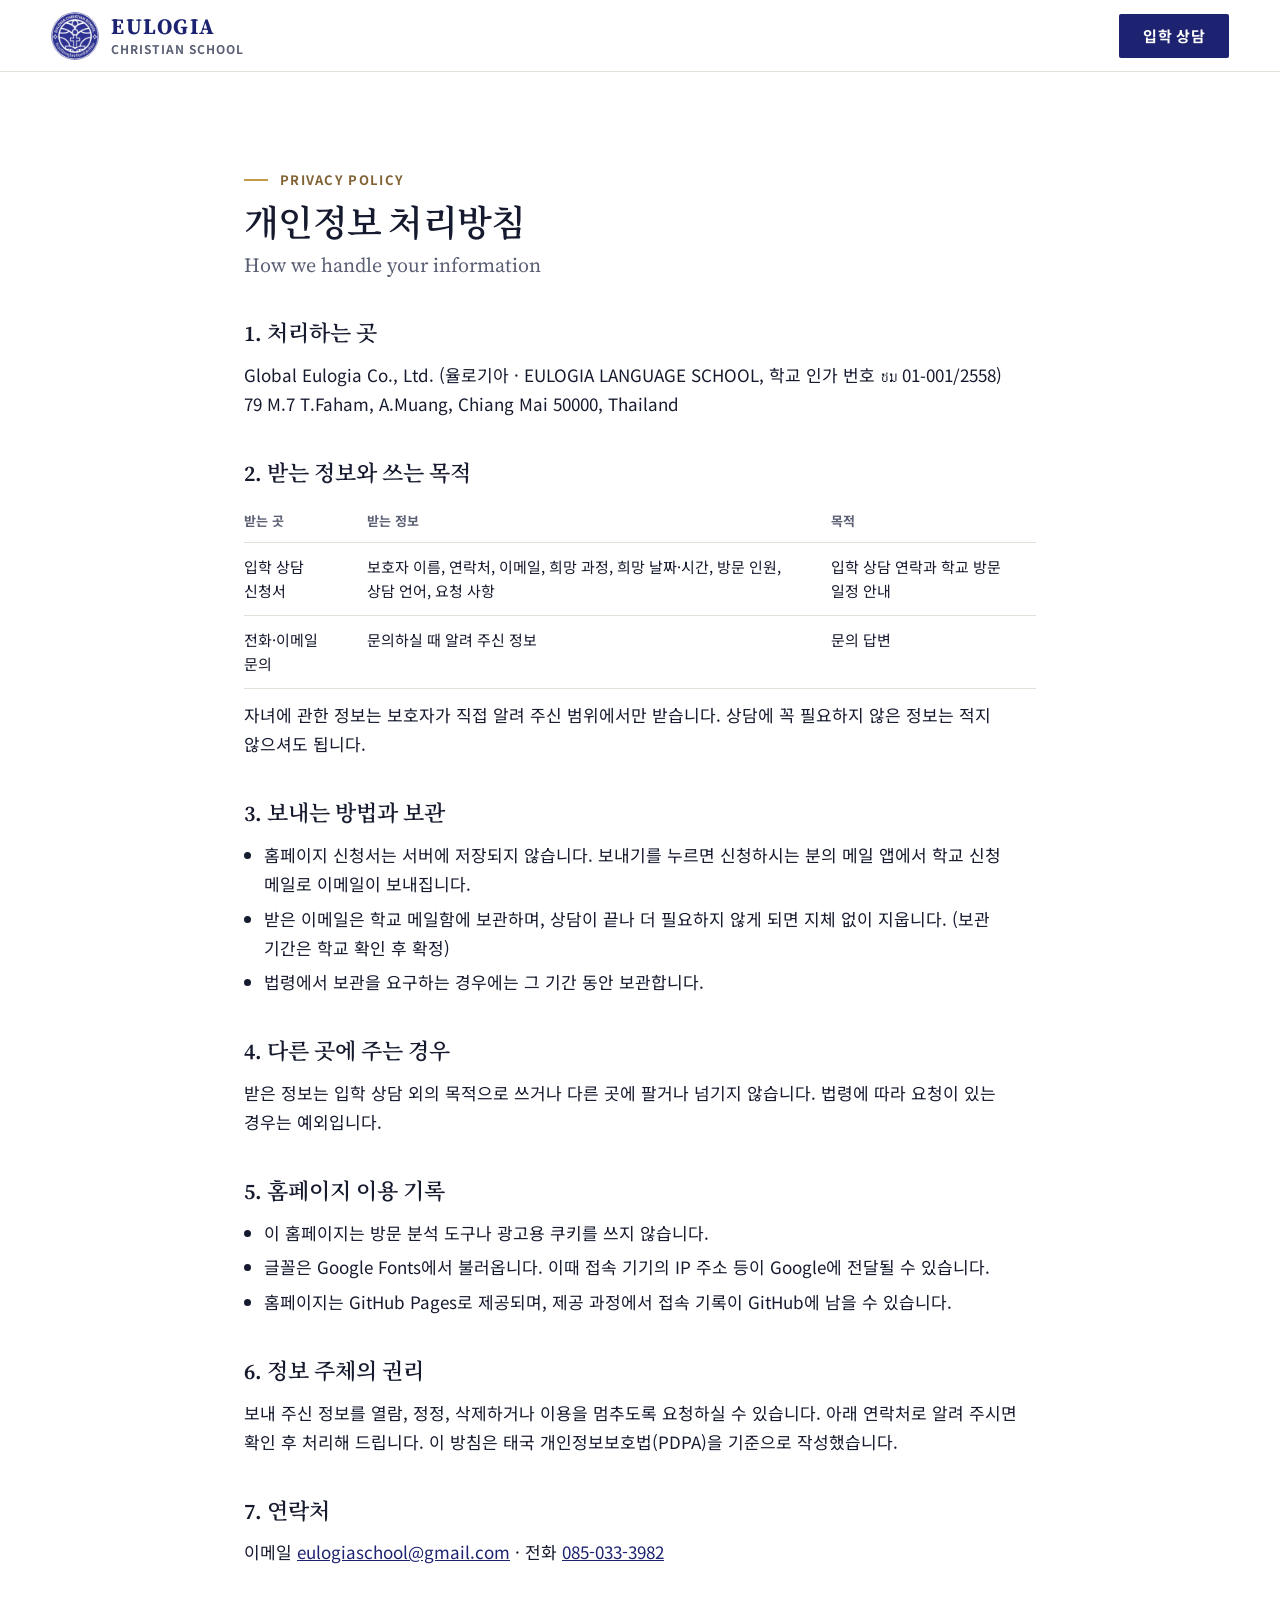
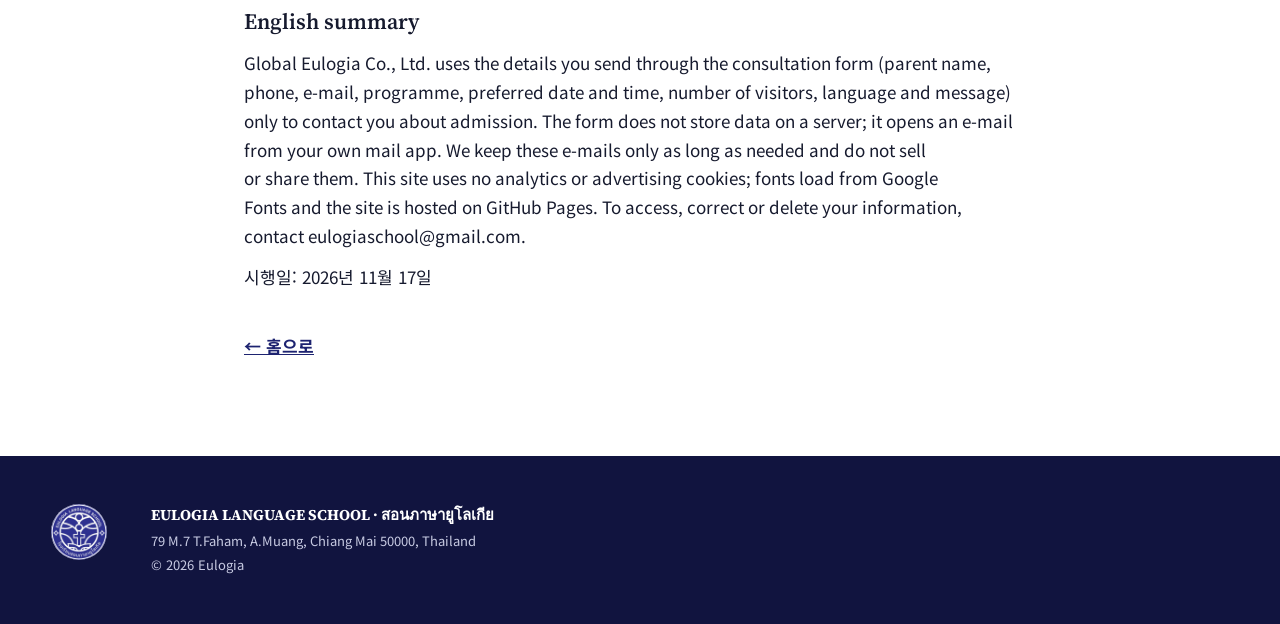
<file: privacy.html>
<!doctype html>
<html lang="ko">
<head>
<meta charset="utf-8">
<script>if(location.protocol==="http:"&&/(^|\.)eulogia\.co\.kr$/.test(location.hostname))location.replace("https://"+location.host+location.pathname+location.search+location.hash);</script>
<meta name="viewport" content="width=device-width, initial-scale=1, viewport-fit=cover">
<title>개인정보 처리방침 · Eulogia Chiang Mai</title>
<meta name="theme-color" content="#11143f">
<link rel="icon" href="assets/img/favicon-32.png" sizes="32x32" type="image/png">
<link rel="preconnect" href="https://fonts.googleapis.com">
<link rel="preconnect" href="https://fonts.gstatic.com" crossorigin>
<link rel="stylesheet" href="https://fonts.googleapis.com/css2?family=Noto+Sans+KR:wght@400..700&family=Noto+Serif+KR:wght@600..700&family=Source+Serif+4:opsz,wght@36,400..700&display=swap">
<link rel="stylesheet" href="assets/css/style.css?v=20261119a">
</head>
<body>
<a class="skip" href="#main">본문으로 건너뛰기</a>

<header class="masthead">
  <div class="wrap">
    <a class="crest" href="./" aria-label="Eulogia Chiang Mai 홈으로">
      <img src="assets/img/logo.jpg" alt="Eulogia Christian School 교표" width="48" height="48">
      <span class="crest-txt"><b>EULOGIA</b><small lang="en">Christian School</small></span>
    </a>
    <a class="btn btn-navy head-cta page-cta" href="./#apply">입학 상담</a>
  </div>
</header>

<main id="main" class="page">
  <div class="wrap">
    <p class="kicker" lang="en">Privacy Policy</p>
    <h1>개인정보 처리방침</h1>
    <p class="sub-en" lang="en">How we handle your information</p>

    <h2>1. 처리하는 곳</h2>
    <p>Global Eulogia Co., Ltd. (율로기아 · EULOGIA LANGUAGE SCHOOL, 학교 인가 번호 ชม 01-001/2558)<br>79 M.7 T.Faham, A.Muang, Chiang Mai 50000, Thailand</p>

    <h2>2. 받는 정보와 쓰는 목적</h2>
    <div class="table-box" tabindex="0" role="region" aria-label="받는 정보와 목적">
      <table>
        <thead><tr><th scope="col">받는 곳</th><th scope="col">받는 정보</th><th scope="col">목적</th></tr></thead>
        <tbody>
          <tr><td>입학 상담 신청서</td><td>보호자 이름, 연락처, 이메일, 희망 과정, 희망 날짜·시간, 방문 인원, 상담 언어, 요청 사항</td><td>입학 상담 연락과 학교 방문 일정 안내</td></tr>
          <tr><td>전화·이메일 문의</td><td>문의하실 때 알려 주신 정보</td><td>문의 답변</td></tr>
        </tbody>
      </table>
    </div>
    <p>자녀에 관한 정보는 보호자가 직접 알려 주신 범위에서만 받습니다. 상담에 꼭 필요하지 않은 정보는 적지 않으셔도 됩니다.</p>

    <h2>3. 보내는 방법과 보관</h2>
    <ul>
      <li>홈페이지 신청서는 서버에 저장되지 않습니다. 보내기를 누르면 신청하시는 분의 메일 앱에서 학교 신청 메일로 이메일이 보내집니다.</li>
      <li>받은 이메일은 학교 메일함에 보관하며, 상담이 끝나 더 필요하지 않게 되면 지체 없이 지웁니다. (보관 기간은 학교 확인 후 확정)</li>
      <li>법령에서 보관을 요구하는 경우에는 그 기간 동안 보관합니다.</li>
    </ul>

    <h2>4. 다른 곳에 주는 경우</h2>
    <p>받은 정보는 입학 상담 외의 목적으로 쓰거나 다른 곳에 팔거나 넘기지 않습니다. 법령에 따라 요청이 있는 경우는 예외입니다.</p>

    <h2>5. 홈페이지 이용 기록</h2>
    <ul>
      <li>이 홈페이지는 방문 분석 도구나 광고용 쿠키를 쓰지 않습니다.</li>
      <li>글꼴은 Google Fonts에서 불러옵니다. 이때 접속 기기의 IP 주소 등이 Google에 전달될 수 있습니다.</li>
      <li>홈페이지는 GitHub Pages로 제공되며, 제공 과정에서 접속 기록이 GitHub에 남을 수 있습니다.</li>
    </ul>

    <h2>6. 정보 주체의 권리</h2>
    <p>보내 주신 정보를 열람, 정정, 삭제하거나 이용을 멈추도록 요청하실 수 있습니다. 아래 연락처로 알려 주시면 확인 후 처리해 드립니다. 이 방침은 태국 개인정보보호법(PDPA)을 기준으로 작성했습니다.</p>

    <h2>7. 연락처</h2>
    <p>이메일 <a href="mailto:eulogiaschool@gmail.com">eulogiaschool@gmail.com</a> · 전화 <a href="tel:+66850333982">085-033-3982</a></p>

    <h2 lang="en">English summary</h2>
    <p lang="en">Global Eulogia Co., Ltd. uses the details you send through the consultation form (parent name, phone, e-mail, programme, preferred date and time, number of visitors, language and message) only to contact you about admission. The form does not store data on a server; it opens an e-mail from your own mail app. We keep these e-mails only as long as needed and do not sell or share them. This site uses no analytics or advertising cookies; fonts load from Google Fonts and the site is hosted on GitHub Pages. To access, correct or delete your information, contact eulogiaschool@gmail.com.</p>

    <p>시행일: 2026년 11월 17일</p>
    <a class="back" href="./">← 홈으로</a>
  </div>
</main>

<footer class="footer">
  <div class="wrap">
    <img src="assets/img/logo-language.jpg" alt="Eulogia Language School 교표" width="56" height="56">
    <div class="ft-text">
      <b>EULOGIA LANGUAGE SCHOOL · <span lang="th">สอนภาษายูโลเกีย</span></b>
      <p lang="en">79 M.7 T.Faham, A.Muang, Chiang Mai 50000, Thailand</p>
      <p>© 2026 Eulogia</p>
    </div>
  </div>
</footer>
</body>
</html>
</file>
<file: assets/css/style.css>
/* Eulogia Chiang Mai — one 1200px / 12-column grid. Navy split hero, college wall, then three legs
   (places → route → Texas → proof) on the same column lines. Every colour comes from a token. */

/* ---------- 1. Tokens ---------- */
:root {
  /* colour */
  --navy: #1d2370;
  --navy-2: #282e8e;
  --navy-deep: #11143f;
  --gold: #c39a45;
  --gold-ink: #806235;
  --gold-lt: #e0c48a;
  --gold-soft: #f3ead6;
  --bg: #ffffff;
  --band: #f6f5f1;
  --surface: #ffffff;
  --ink: #161a2e;
  --muted: #5b6075;
  --line: #e3e1da;
  --field-line: #a9a69c;
  --on-dark: #ffffff;
  --on-dark-soft: #d5d8ee;
  --on-dark-muted: #c8cbe3;
  --on-dark-line: rgba(255, 255, 255, .35);
  --on-dark-outline: rgba(255, 255, 255, .75);
  --on-dark-hover: rgba(255, 255, 255, .08);
  --on-color-muted: rgba(255, 255, 255, .85);
  --on-color-line: rgba(255, 255, 255, .22);
  --shade: #000000;
  --chip-bg: var(--navy-deep);
  --plate-line: rgba(224, 196, 138, .35);
  --link: var(--navy);
  --sample: #a5521c;
  --focus: #1d2370;
  --focus-on-dark: #e0c48a;
  --chart-2: var(--navy-2);
  --photo-bg: #e3e1da;
  --shadow-card: 0 24px 48px -24px rgba(10, 12, 38, .35), 0 0 0 1px var(--line);
  --shadow-lift: 0 12px 24px -16px rgba(10, 12, 38, .35);

  /* radii */
  --r-1: 2px;
  --r-2: 4px;
  --r-sheet: 16px 16px 0 0;

  /* type */
  --f-sans: "Noto Sans KR", "Apple SD Gothic Neo", "Malgun Gothic", system-ui, sans-serif;
  --f-serif: "Source Serif 4", "Noto Serif KR", Georgia, serif;
  --fs-micro: .75rem;
  --fs-caption: .8125rem;
  --fs-small: .9375rem;
  --fs-body: clamp(1rem, .95rem + .2vw, 1.0625rem);
  --fs-name: clamp(1rem, .9rem + .35vw, 1.125rem);
  --fs-sub: clamp(1rem, .85rem + .55vw, 1.25rem);
  --fs-h4: clamp(1.25rem, 1.15rem + .3vw, 1.375rem);
  --fs-h3: clamp(1.375rem, 1.1rem + 1vw, 1.75rem);
  --fs-statement: clamp(1.5rem, 1.2rem + 1.1vw, 2rem);
  --fs-h2: clamp(1.625rem, 1.25rem + 1.5vw, 2.25rem);
  --fs-hero: clamp(2.125rem, 1.25rem + 2.6vw, 3.125rem);
  --fs-num-m: clamp(1.5rem, 1.35rem + .55vw, 1.75rem);
  --fs-num-l: clamp(2.5rem, 2.1rem + 1.6vw, 3.375rem);
  --fs-num-xl: clamp(3rem, 2rem + 4.6vw, 5.5rem);

  /* layout */
  --content: 1200px;
  --side: clamp(20px, 4vw, 64px);
  --cols: 12;
  --g: 24px;
  --utility-h: 32px;
  --masthead-h: 72px;
  --overlap: 64px;
  --vh: 100vh;
  --hero-h: clamp(360px, calc(var(--vh) - var(--utility-h) - var(--masthead-h) - 264px), 640px);
  --section-y: clamp(56px, 6.67vw, 96px);
  --section-y-sm: clamp(40px, 4.44vw, 64px);
  --head-gap: clamp(28px, 3.33vw, 48px);
  --pad-lg: 24px;
  --pad-md: clamp(20px, 2.2vw, 32px);
  --pad-sm: 24px;
  color-scheme: light;
}
@supports (height: 100svh) { :root { --vh: 100svh; } }
@media (min-width: 1360px) { :root { --pad-lg: 40px; } }
@media (min-width: 1024px) and (max-height: 820px) { :root { --utility-h: 28px; --masthead-h: 64px; } }
@media (min-width: 1024px) and (min-height: 1040px) { :root { --overlap: 40px; } }
@media (max-width: 1023px) { :root { --cols: 8; --g: 20px; --utility-h: 28px; --masthead-h: 64px; --overlap: 48px; } }
@media (max-width: 759px) { :root { --masthead-h: 56px; } }
@media (max-width: 599px) { :root { --cols: 4; --g: 16px; --overlap: 24px; --pad-lg: 20px; --pad-sm: 20px; } }

@media (prefers-color-scheme: dark) {
  :root:not([data-theme="light"]) {
    --navy: #2a318f; --navy-deep: #0a0c26; --gold-ink: #d4b47a; --gold-soft: #2b2617;
    --bg: #0f1122; --band: #14172e; --surface: #1a1d38; --ink: #e9eaf4; --muted: #a5a9c3; --line: #2a2d4c;
    --field-line: #4c5078; --link: var(--ink); --sample: #f0a26b; --focus: #e0c48a; --chart-2: #8f96f0; --photo-bg: #2a2d4c;
    --shadow-card: 0 24px 48px -24px rgba(0, 0, 0, .6), 0 0 0 1px var(--line);
    --shadow-lift: 0 12px 24px -16px rgba(0, 0, 0, .6);
    color-scheme: dark;
  }
}
:root[data-theme="dark"] {
  --navy: #2a318f; --navy-deep: #0a0c26; --gold-ink: #d4b47a; --gold-soft: #2b2617;
  --bg: #0f1122; --band: #14172e; --surface: #1a1d38; --ink: #e9eaf4; --muted: #a5a9c3; --line: #2a2d4c;
  --field-line: #4c5078; --link: var(--ink); --sample: #f0a26b; --focus: #e0c48a; --chart-2: #8f96f0; --photo-bg: #2a2d4c;
  --shadow-card: 0 24px 48px -24px rgba(0, 0, 0, .6), 0 0 0 1px var(--line);
  --shadow-lift: 0 12px 24px -16px rgba(0, 0, 0, .6);
  color-scheme: dark;
}

/* ---------- 2. Base ---------- */
*, *::before, *::after { box-sizing: border-box; }
html { scroll-behavior: smooth; -webkit-text-size-adjust: 100%; }
body {
  margin: 0; background: var(--bg); color: var(--ink);
  font-family: var(--f-sans); font-size: var(--fs-body); line-height: 1.7;
  -webkit-font-smoothing: antialiased; word-break: keep-all; overflow-wrap: break-word;
}
:lang(th) { font-family: "Noto Sans Thai", Thonburi, "Leelawadee UI", Tahoma, sans-serif; }
[hidden] { display: none !important; }
img { max-width: 100%; display: block; }
a { color: inherit; }
p { margin: 0; }
figure { margin: 0; }
h1, h2, h3 { margin: 0; line-height: 1.25; text-wrap: balance; font-family: var(--f-serif); font-weight: 600; }
p, li, figcaption { text-wrap: pretty; }
small { font-size: inherit; }
.nw { white-space: nowrap; }
[id] { scroll-margin-top: calc(var(--masthead-h) + 16px); }
:focus-visible { outline: 3px solid var(--focus); outline-offset: 2px; }
.hero :focus-visible, .utility :focus-visible, .apply-side :focus-visible, .footer :focus-visible,
.uni.feature :focus-visible, .mbar :focus-visible { outline-color: var(--focus-on-dark); }
.skip { position: absolute; left: 12px; top: -80px; z-index: 100; background: var(--navy); color: var(--on-dark); padding: 10px 16px; text-decoration: none; font-weight: 700; border-radius: var(--r-1); }
.skip:focus { top: calc(12px + env(safe-area-inset-top, 0px)); }
.sr { position: absolute; width: 1px; height: 1px; overflow: hidden; clip: rect(0 0 0 0); clip-path: inset(50%); white-space: nowrap; }

.wrap {
  max-width: calc(var(--content) + 2 * var(--side)); margin-inline: auto;
  padding-left: max(var(--side), env(safe-area-inset-left, 0px));
  padding-right: max(var(--side), env(safe-area-inset-right, 0px));
}
.grid { display: grid; grid-template-columns: repeat(var(--cols), minmax(0, 1fr)); column-gap: var(--g); }

/* type helpers */
.kicker, .hero-kicker {
  display: inline-flex; align-items: center; gap: 12px; margin: 0;
  font: 700 var(--fs-caption)/1.4 var(--f-sans); letter-spacing: .1em; text-transform: uppercase; color: var(--gold-ink);
}
.kicker::before, .hero-kicker::before { content: ""; flex: none; width: 24px; height: 2px; background: var(--gold); }
.sub-en { font: 400 var(--fs-sub)/1.35 var(--f-serif); color: var(--muted); letter-spacing: 0; margin-top: 6px; }
.fine { font-size: var(--fs-caption); line-height: 1.55; color: var(--muted); }
.tag-sample {
  display: inline-block; font: 700 var(--fs-caption)/1.5 var(--f-sans); color: var(--sample);
  border: 1px solid currentColor; border-radius: var(--r-1); padding: 0 6px; vertical-align: 1px; letter-spacing: 0;
}

/* buttons */
.btn {
  display: inline-flex; align-items: center; justify-content: center; min-height: 48px; padding: 0 24px;
  font: 700 var(--fs-small)/1.2 var(--f-sans); letter-spacing: .02em; border-radius: var(--r-1);
  text-decoration: none; border: 0; cursor: pointer; white-space: nowrap; transition: background-color .2s;
}
.btn-gold { background: var(--gold); color: var(--navy-deep); }
.btn-gold:hover { background: var(--gold-lt); }
.btn-navy { background: var(--navy); color: var(--on-dark); }
.btn-navy:hover { background: var(--navy-2); }
.btn-line { background: transparent; color: var(--on-dark); box-shadow: inset 0 0 0 1.5px var(--on-dark-outline); }
.btn-line:hover { background: var(--on-dark-hover); }

/* section frame */
.section { padding-block: var(--section-y); }
.band { background: var(--band); }
.follow { padding-top: 0; }
.follow > .wrap::before { content: ""; display: block; height: 1px; background: var(--line); margin-bottom: var(--section-y-sm); }
#texas, #about, #programs, #admissions { padding-bottom: var(--section-y-sm); }
.head { margin-bottom: var(--head-gap); }
@media (min-width: 1024px) { .head { max-width: calc((100% + var(--g)) * 8 / 12 - var(--g)); } }
.head h2, .pay-text h2, .feature-text h2 { margin-top: 12px; font-size: var(--fs-h2); line-height: 1.25; letter-spacing: -.02em; }
.head p:not(.kicker):not(.sub-en) { margin-top: 16px; color: var(--muted); max-width: 34em; }

/* ---------- 3. Utility bar ---------- */
.utility { background: var(--navy-deep); color: var(--on-dark-muted); font-size: var(--fs-caption); line-height: 1.5; }
.utility .wrap { display: flex; align-items: center; gap: 24px; height: var(--utility-h); white-space: nowrap; overflow: hidden; }
.utility a { color: var(--on-dark); text-underline-offset: 3px; }
.utility .draft { margin-left: auto; display: flex; align-items: center; gap: 8px; }
.draft-tag { border: 1px solid var(--gold-lt); border-radius: 999px; padding: 0 8px; color: var(--gold-lt); font-weight: 700; line-height: 18px; }
@media (max-width: 1023px) { .u-mail { display: none; } }
@media (max-width: 599px) { .u-addr, .u-tel { display: none; } .utility .draft { margin-left: 0; } }

/* ---------- 4. Masthead ---------- */
.masthead { position: sticky; top: 0; z-index: 50; background: var(--bg); border-bottom: 1px solid var(--line); }
.masthead > .wrap { display: flex; align-items: center; height: calc(var(--masthead-h) - 1px); }
.crest { display: flex; align-items: center; gap: 12px; text-decoration: none; color: var(--ink); min-height: 44px; }
.crest img { width: 48px; height: 48px; border-radius: 50%; flex: none; }
.crest b { display: block; font: 700 22px/1.1 var(--f-serif); letter-spacing: .06em; color: var(--link); }
.crest small { display: block; margin-top: 3px; font: 700 var(--fs-micro)/1.3 var(--f-sans); letter-spacing: .08em; text-transform: uppercase; color: var(--muted); }
.menu { margin-left: auto; display: flex; gap: 28px; }
.menu a {
  display: inline-flex; align-items: center; min-height: 44px; padding-top: 2px;
  font: 500 var(--fs-small)/1 var(--f-sans); color: var(--ink); text-decoration: none; border-bottom: 2px solid transparent;
}
.menu a:hover { color: var(--link); }
.menu a[aria-current="true"] { color: var(--link); border-bottom-color: var(--gold); }
.head-cta { margin-left: 32px; min-height: 44px; }
.menu-btn {
  display: none; place-items: center; width: 44px; height: 44px; margin-left: 12px; padding: 0;
  border: 1px solid var(--field-line); background: var(--surface); color: var(--ink); cursor: pointer; border-radius: var(--r-1);
}
.menu-btn .bars, .menu-btn .bars::before, .menu-btn .bars::after { display: block; width: 18px; height: 2px; background: currentColor; position: relative; transition: transform .2s; }
.menu-btn .bars::before, .menu-btn .bars::after { content: ""; position: absolute; left: 0; }
.menu-btn .bars::before { top: -6px; }
.menu-btn .bars::after { top: 6px; }
.menu-btn[aria-expanded="true"] .bars { background: transparent; }
.menu-btn[aria-expanded="true"] .bars::before { transform: translateY(6px) rotate(45deg); }
.menu-btn[aria-expanded="true"] .bars::after { transform: translateY(-6px) rotate(-45deg); }
.mobile-menu { border-top: 1px solid var(--line); background: var(--bg); max-height: calc(100vh - var(--masthead-h)); overflow-y: auto; }
.mobile-menu .wrap { display: grid; padding-block: 4px 16px; }
.mobile-menu a { display: flex; align-items: center; min-height: 48px; border-bottom: 1px solid var(--line); font-weight: 500; color: var(--ink); text-decoration: none; }
.mobile-menu a.sub { padding-left: 16px; font-size: var(--fs-small); color: var(--muted); }
.mobile-menu a[aria-current="true"] { color: var(--link); font-weight: 700; }
@media (min-width: 1120px) { .mobile-menu { display: none !important; } }
@media (max-width: 1119px) { .menu { display: none; } .menu-btn { display: inline-grid; } .head-cta { margin-left: auto; } }
@media (max-width: 1023px), (min-width: 1024px) and (max-height: 820px) { .crest img { width: 40px; height: 40px; } }
@media (max-width: 1023px) { .crest b { font-size: 20px; } }
@media (max-width: 759px) { .head-cta { display: none; } .menu-btn { margin-left: auto; } .crest b { font-size: 18px; } }
@media (max-width: 419px) { .crest small { display: none; } }

/* ---------- 5. Hero ---------- */
.hero { position: relative; color: var(--on-dark); background: radial-gradient(110% 120% at 0% 0%, var(--navy) 0%, transparent 58%), var(--navy-deep); }
.hero-kicker { color: var(--gold-lt); }
.hero h1 em { font-style: normal; color: var(--gold-lt); }
.hero h1 { margin-top: 20px; font-family: var(--f-serif); font-weight: 700; font-size: var(--fs-hero); line-height: 1.18; letter-spacing: -.02em; color: var(--on-dark); text-shadow: none; }
.hero-lede { margin-top: 20px; font-size: 1.0625rem; line-height: 1.7; color: var(--on-dark-soft); max-width: 30em; }
.hero-cta { margin-top: 32px; display: flex; flex-wrap: wrap; gap: 12px; }
.hero-cta .btn { min-width: 176px; }
.hero-photo { position: relative; overflow: hidden; background: var(--navy-deep); }
.slides, .slide { position: absolute; inset: 0; width: 100%; height: 100%; }
.slide { object-fit: cover; opacity: 0; transition: opacity 1.2s ease; }
.slide.on { opacity: 1; }
.slide.kb { transform: scale(1.03); transition: opacity 1.2s ease, transform 6s ease-out; }
.slide.kb.on { transform: none; }
.hero-meta { position: relative; z-index: 2; background: color-mix(in srgb, var(--navy-deep) 62%, transparent); -webkit-backdrop-filter: blur(10px); backdrop-filter: blur(10px); border: 1px solid var(--on-color-line); border-radius: var(--r-2); padding: 8px 12px 4px; display: grid; justify-items: end; }

/* 첫 화면 노선: 치앙마이 → Bryan → Blinn → Texas A&M, 불러올 때 한 번 그려짐 */
.hero-route-box { position: relative; margin-top: 28px; max-width: 31rem; }
.hero-route { list-style: none; margin: 0; padding: 0; display: grid; grid-template-columns: repeat(4, minmax(0, 1fr)); position: relative; }
.hero-route::before, .hero-route::after { content: ""; position: absolute; top: 5px; left: 6px; width: 75%; height: 2px; border-radius: 2px; background: var(--on-dark-line); }
.hero-route::after { background: linear-gradient(90deg, var(--gold) 0%, var(--gold-lt) 100%); transform-origin: left center; animation: hr-draw 2.6s .5s cubic-bezier(.55, 0, .25, 1) both; }
.hero-route li { position: relative; z-index: 1; padding-top: 22px; display: grid; gap: 2px; min-width: 0; }
.hero-route li::before { content: ""; position: absolute; top: 0; left: 0; width: 12px; height: 12px; border-radius: 50%; box-sizing: border-box; background: var(--navy-deep); border: 2px solid var(--on-dark-muted); animation: hr-stop .35s both; }
.hero-route li:nth-child(1)::before { animation-delay: .45s; }
.hero-route li:nth-child(2)::before { animation-delay: 1.25s; }
.hero-route li:nth-child(3)::before { animation-delay: 2.05s; }
.hero-route li.goal::before { width: 16px; height: 16px; top: -2px; left: -2px; animation-delay: 2.95s; }
.hero-route li.goal::after { content: ""; position: absolute; top: -2px; left: -2px; width: 16px; height: 16px; border-radius: 50%; border: 2px solid var(--gold-lt); opacity: 0; animation: hr-ring 1.6s 3.05s ease-out 2; }
.hero-route b { font-size: .8125rem; font-weight: 700; letter-spacing: .02em; line-height: 1.35; color: var(--on-dark); white-space: nowrap; }
.hero-route span { font-size: .8125rem; line-height: 1.4; color: var(--on-dark-muted); }
.hero-route .goal b { color: var(--gold-lt); }
.hr-plane { position: absolute; top: -3px; left: 0; width: 18px; height: 18px; color: var(--gold-lt); opacity: 0; animation: hr-fly 2.6s .5s cubic-bezier(.55, 0, .25, 1) both; pointer-events: none; }
.hr-plane svg { display: block; fill: currentColor; transform: rotate(90deg); }
@keyframes hr-draw { from { transform: scaleX(0); } to { transform: scaleX(1); } }
@keyframes hr-stop { to { background: var(--gold); border-color: var(--gold); } }
@keyframes hr-fly { 0% { left: 0; opacity: 0; } 8% { opacity: 1; } 88% { opacity: 1; } 100% { left: calc(75% - 6px); opacity: 0; } }
@keyframes hr-ring { 0% { opacity: .9; transform: scale(1); } 100% { opacity: 0; transform: scale(2.4); } }
@media (prefers-reduced-motion: reduce) {
  .hero-route::after, .hero-route li::before, .hero-route li.goal::after, .hr-plane { animation: none; }
  .hero-route li::before { background: var(--gold); border-color: var(--gold); }
  .hr-plane { display: none; }
}
.slide-cap { font-size: var(--fs-caption); line-height: 1.4; color: var(--on-dark); letter-spacing: 0; padding-bottom: 4px; }
.slide-dots { display: flex; margin-right: -6px; }
.slide-dots button { width: 32px; height: 32px; padding: 0; border: 0; background: transparent; cursor: pointer; display: grid; place-items: center; }
.slide-dots button::after { content: ""; display: block; width: 20px; height: 3px; background: var(--on-dark-muted); transition: width .2s, background-color .2s; }
.slide-dots button[aria-current="true"]::after { width: 32px; background: var(--gold); }

@media (min-width: 1024px) {
  .hero {
    display: grid; min-height: var(--hero-h); column-gap: var(--g);
    grid-template-columns: [full-start] minmax(calc(var(--side) - var(--g)), 1fr) [content-start]
      repeat(12, minmax(0, 78px)) [content-end] minmax(calc(var(--side) - var(--g)), 1fr) [full-end];
  }
  .hero-text { grid-column: 2 / span 5; grid-row: 1; align-self: center; padding-block: 40px calc(var(--overlap) + 40px); }
  .hero-photo { grid-column: 6 / 15; grid-row: 1; -webkit-mask-image: linear-gradient(90deg, transparent 0, #000 24%); mask-image: linear-gradient(90deg, transparent 0, #000 24%); }
  .hero-text { position: relative; z-index: 1; }
  .hero-meta { grid-column: 9 / 14; grid-row: 1; justify-self: end; align-self: start; margin-top: 24px; }
}
@media (min-width: 1024px) and (max-width: 1279px) {
  .hero-text { grid-column: 2 / span 6; }
  .hero-photo { grid-column: 7 / 15; }
}
@media (min-width: 1024px) and (max-height: 760px) { .hero h1 { font-size: 2.75rem; } }
@media (min-width: 600px) and (max-height: 820px) { .hero-lede { display: none; } }
@media (max-width: 1023px) {
  .hero { display: flex; flex-direction: column; }
  .hero-photo { order: -1; width: 100%; aspect-ratio: 2 / 1; }
  .hero-photo::after { content: ""; position: absolute; inset: auto 0 0 0; height: 45%; z-index: 1; background: linear-gradient(180deg, transparent, var(--navy-deep)); pointer-events: none; }
  .hero-text { margin-top: -28px; position: relative; z-index: 2; }
  .hero-meta { position: absolute; top: 16px; right: max(var(--side), env(safe-area-inset-right, 0px)); }
  .hero-text {
    padding: 32px max(var(--side), env(safe-area-inset-right, 0px)) calc(32px + var(--overlap)) max(var(--side), env(safe-area-inset-left, 0px));
  }
  .hk-route, .hero-lede { display: none; }
}
@media (max-width: 599px) {
  .hero-photo { aspect-ratio: 3 / 2; }
  .hero-meta { top: 12px; right: 12px; }
  .hero-text { padding-top: 20px; padding-bottom: calc(24px + var(--overlap)); }
  .hero-kicker { display: none; }
  .hero h1 { margin-top: 0; }
  .hero-cta { margin-top: 16px; display: grid; grid-template-columns: 1fr 1fr; gap: 8px; }
  .hero-cta .btn { min-width: 0; padding-inline: 8px; font-size: .875rem; }
  .hero-route-box { margin-top: 18px; }
  .hero-route b, .hero-route span { font-size: .75rem; }
}
@media (max-width: 374px) { .hero-photo { aspect-ratio: 16 / 9; } }

/* ---------- 6. College wall ---------- */
.own { display: grid; grid-template-columns: minmax(0, 1fr) auto; gap: 24px 40px; align-items: end; padding: clamp(24px, 3vw, 40px); border-radius: var(--r-2); color: var(--on-dark);
  background: radial-gradient(120% 140% at 0% 0%, var(--navy) 0%, transparent 60%), var(--navy-deep); }
.own-head { display: grid; gap: 10px; min-width: 0; max-width: 40rem; }
.own-kicker { display: flex; align-items: center; gap: 10px; font-size: var(--fs-micro); font-weight: 700; letter-spacing: .14em; text-transform: uppercase; color: var(--gold-lt); }
.own-kicker img { border-radius: 50%; flex: none; }
.own-title { font: 700 var(--fs-h3)/1.3 var(--f-serif); color: var(--on-dark); letter-spacing: -.01em; }
.own-lede { font-size: var(--fs-small); line-height: 1.7; color: var(--on-dark-soft); }
.own-sum { margin: 0; display: flex; gap: 8px; }
.own-sum div { display: grid; gap: 6px; padding: 14px 18px; min-width: 112px; border-radius: var(--r-2); background: rgba(255, 255, 255, .07); border: 1px solid var(--on-color-line); }
.own-sum dt { font-size: var(--fs-micro); font-weight: 700; letter-spacing: .04em; color: var(--on-dark-muted); }
.own-sum dd { margin: 0; font-size: var(--fs-small); font-weight: 700; color: var(--gold-lt); }
.own-sum b { margin-right: 2px; font: 700 var(--fs-num-l)/1 var(--f-serif); color: var(--on-dark); font-variant-numeric: lining-nums; }
.own-board { grid-column: 1 / -1; display: grid; grid-template-columns: minmax(0, 7fr) minmax(0, 5fr); gap: 12px; }
.ob { padding: 18px 20px; border-radius: var(--r-2); background: rgba(255, 255, 255, .06); border: 1px solid var(--on-color-line); min-width: 0; }
.ob-wide { grid-row: span 4; }
.ob h4 { margin: 0 0 12px; padding-bottom: 10px; border-bottom: 1px solid var(--on-color-line); display: flex; align-items: baseline; gap: 10px; font: 700 var(--fs-h4)/1.2 var(--f-serif); color: var(--on-dark); }
.ob h4 small { font: 600 var(--fs-caption)/1 var(--f-sans); color: var(--gold-lt); }
.ob ul { list-style: none; margin: 0; padding: 0; display: grid; gap: 8px; align-content: start; }
.ob-wide ul { grid-template-columns: repeat(2, minmax(0, 1fr)); column-gap: 24px; }
.ob li { position: relative; padding-left: 14px; min-width: 0; font-size: var(--fs-small); line-height: 1.5; color: var(--on-dark-soft); }
.ob li::before { content: ""; position: absolute; left: 0; top: .62em; width: 5px; height: 5px; border-radius: 50%; background: var(--on-dark-muted); }
.ob-pl, .ob-tag { margin-left: 8px; }
.ob-tag { display: inline-block; }
.ob li.key { color: var(--on-dark); }
.ob li.key .ob-nm { font-family: var(--f-serif); font-weight: 700; }
.ob li.key::before { background: var(--gold); }
.ob-nm { min-width: 0; }
.ob-pl { font-size: var(--fs-caption); color: var(--on-dark-muted); }
.ob-tag { padding: 1px 7px; border-radius: var(--r-1); font-size: var(--fs-micro); font-weight: 700; color: var(--navy-deep); background: var(--gold-lt); white-space: nowrap; }
.own-more { grid-column: 1 / -1; padding-top: 14px; border-top: 1px solid var(--on-color-line); font-size: var(--fs-caption); color: var(--on-dark-muted); }
.own :focus-visible { outline-color: var(--focus-on-dark); }
@media (max-width: 1023px) { .own { grid-template-columns: minmax(0, 1fr); align-items: start; } .own-board { grid-template-columns: minmax(0, 1fr); } .ob-wide { grid-row: auto; } }
@media (max-width: 599px) {
  .own { padding: 20px 16px; margin-inline: calc(-1 * var(--side) + 8px); }
  .own-sum { flex-wrap: wrap; } .own-sum div { flex: 1 1 0; min-width: 0; padding: 12px; }
  .ob-wide ul { grid-template-columns: minmax(0, 1fr); }
}
.ob-more { display: none; }
@media (max-width: 759px) {
  .ob-wide:not(.open) li.more { display: none; }
  .ob-more { display: block; width: 100%; margin-top: 14px; padding: 11px 12px; border-radius: var(--r-2); border: 1px solid var(--on-dark-outline); background: transparent; color: var(--on-dark); font: 700 var(--fs-small)/1.2 var(--f-sans); cursor: pointer; }
  .ob-more:hover { background: var(--on-dark-hover); }
}

.wall { position: relative; z-index: 2; margin-top: calc(-1 * var(--overlap)); }
.wall-card {
  background: var(--surface); border-radius: var(--r-2); box-shadow: var(--shadow-card);
  display: grid; gap: 32px; padding: 32px var(--pad-lg) 40px; margin-inline: calc(-1 * var(--pad-lg)); min-width: 0;
}
.wall-head { display: grid; grid-template-columns: minmax(0, 1fr) auto; row-gap: 12px; column-gap: 24px; }
.wall-kicker { grid-column: 1 / -1; display: flex; align-items: center; flex-wrap: wrap; row-gap: 4px; }
.wall-qual { display: inline-flex; align-items: center; font-size: var(--fs-caption); line-height: 1.4; color: var(--muted); }
.wall-qual::before { content: ""; width: 1px; height: 12px; background: var(--line); margin-inline: 12px; }
.wall-head h2 { grid-column: 1; align-self: last baseline; font-size: var(--fs-statement); font-weight: 600; line-height: 1.15; letter-spacing: -.02em; }
.wall-head .big { font: 700 var(--fs-num-l)/1 var(--f-serif); color: var(--gold-ink); font-variant-numeric: lining-nums proportional-nums; letter-spacing: -.01em; }
.wall-link {
  grid-column: 2; align-self: last baseline; display: inline-flex; align-items: center; min-height: 44px;
  font: 700 var(--fs-small)/1.4 var(--f-sans); color: var(--link); text-decoration: none; white-space: nowrap;
}
.wall-link:hover, .place:hover em, .programs a:hover, .lnk:hover { text-decoration: underline; text-underline-offset: 3px; }
@media (min-width: 1024px) { .wall-head h2 { white-space: nowrap; } }

/* cards */
.unis { list-style: none; margin: 0; padding: 0; display: grid; grid-template-columns: repeat(12, minmax(0, 1fr)); grid-auto-rows: 188px; gap: var(--g); }
.uni {
  grid-column: span 3; position: relative; min-width: 0;
  background: var(--surface); border: 1px solid var(--line); border-top: 5px solid var(--c); border-radius: var(--r-2);
  padding: 20px 24px 18px; display: grid; grid-template-columns: 44px minmax(0, 1fr); grid-template-rows: auto auto auto 1fr;
  align-content: start; column-gap: 12px;
  transition: transform .2s, box-shadow .2s; animation: rise .4s cubic-bezier(.2, .7, .2, 1) both;
}
.uni:nth-child(2) { animation-delay: 60ms; } .uni:nth-child(3) { animation-delay: 120ms; }
.uni:nth-child(4) { animation-delay: 180ms; } .uni:nth-child(5) { animation-delay: 240ms; }
.uni:not(.feature):hover { transform: translateY(-2px); box-shadow: var(--shadow-lift); }
@keyframes rise { from { opacity: 0; transform: translateY(8px); } to { opacity: 1; transform: none; } }
.mono {
  grid-row: 1; grid-column: 1; width: 44px; height: 44px; border-radius: 50%; background: var(--c); color: var(--on-dark);
  display: grid; place-items: center; font: 700 var(--fs-caption)/1 var(--f-serif); letter-spacing: .02em;
}
.uni-n { grid-row: 1; grid-column: 2; justify-self: end; align-self: center; font-size: var(--fs-caption); line-height: 1.4; color: var(--muted); white-space: nowrap; }
.uni-n b { font: 700 var(--fs-num-m)/1 var(--f-serif); color: var(--ink); font-variant-numeric: lining-nums proportional-nums; }
.uni-body { grid-row: 2; grid-column: 1 / -1; margin-top: 12px; min-width: 0; }
.uni-body b {
  display: -webkit-box; -webkit-box-orient: vertical; -webkit-line-clamp: 2; overflow: hidden;
  font: 700 var(--fs-name)/1.25 var(--f-serif); text-wrap: balance;
}
.uni-ko { display: block; margin-top: 2px; font: 500 var(--fs-caption)/1.4 var(--f-sans); color: var(--muted); }

.uni.feature {
  grid-column: span 6; grid-row: span 2; border: 0; color: var(--on-dark);
  background: var(--c); background: linear-gradient(135deg, var(--c) 0%, color-mix(in srgb, var(--c) 70%, var(--shade)) 100%);
  padding: 25px 32px 18px; grid-template-columns: 64px minmax(0, 1fr) auto; grid-template-rows: auto 1fr auto; column-gap: 16px;
}
.feature .mono { width: 64px; height: 64px; background: var(--on-dark); color: var(--c); font-size: 1.125rem; }
.feature .uni-body { grid-row: 1; grid-column: 2; margin-top: 0; align-self: start; }
.feature .uni-body b { display: block; overflow: visible; font-size: var(--fs-h3); line-height: 1.2; }
.feature .uni-ko { margin-top: 4px; color: var(--on-color-muted); }
.uni-sch { grid-row: 1; grid-column: 3; margin-left: 8px; text-align: right; }
.sch-fig { display: flex; align-items: baseline; justify-content: flex-end; gap: 8px; }
.sch-fig small { font: 700 var(--fs-caption)/1 var(--f-sans); color: var(--gold-lt); }
.sch-fig b { font: 700 var(--fs-num-xl)/.9 var(--f-serif); color: var(--gold-lt); letter-spacing: -.01em; font-variant-numeric: lining-nums proportional-nums; }
.sch-note { display: block; margin-top: 8px; font-size: var(--fs-small); line-height: 1.5; color: var(--on-color-muted); }
.feature .uni-n { grid-row: 3; grid-column: 1 / -1; justify-self: stretch; align-self: end; border-top: 1px solid var(--on-color-line); padding-top: 12px; font-size: var(--fs-small); color: var(--on-color-muted); }
.feature .uni-n b { color: var(--on-dark); }
@media (min-width: 1024px) and (max-width: 1279px) {
  .uni:not(.feature) { padding-inline: 20px; }
  .feature .mono { width: 48px; height: 48px; font-size: var(--fs-caption); }
  .uni.feature { grid-template-columns: 48px minmax(0, 1fr) auto; }
  .feature .uni-body b { font-size: var(--fs-h4); }
  .sch-fig { flex-direction: column; align-items: flex-end; gap: 4px; }
}

/* other 10 colleges */
.uni-list-label { display: none; font-size: var(--fs-caption); color: var(--muted); margin-bottom: 8px; }
.uni-list {
  list-style: none; margin: 0; padding: 0; display: grid; grid-template-columns: repeat(2, minmax(0, 1fr));
  grid-template-rows: repeat(5, auto); grid-auto-flow: column; column-gap: var(--g); border-top: 1px solid var(--line);
}
.uni-list li { display: flex; align-items: center; min-width: 0; padding: 12px 0; border-bottom: 1px solid var(--line); font: 600 var(--fs-small)/1.4 var(--f-serif); }
.uni-list i { flex: none; width: 8px; height: 8px; border-radius: 50%; background: var(--c); margin-right: 10px; }
.uni-list .nm { min-width: 0; overflow: hidden; text-overflow: ellipsis; white-space: nowrap; }
.uni-list .tag-sample { line-height: 1.25; margin-left: 4px; }
.uni-list .n { margin-left: auto; padding-left: 12px; font: 400 var(--fs-caption)/1.4 var(--f-sans); color: var(--muted); font-variant-numeric: tabular-nums; white-space: nowrap; }

/* results disclosure */
.res-all > summary {
  display: grid; grid-template-columns: minmax(0, 1fr) auto auto; align-items: center; column-gap: 16px;
  min-height: 56px; border-top: 1px solid var(--line); cursor: pointer; list-style: none;
}
.res-all > summary::-webkit-details-marker, .cal-all > summary::-webkit-details-marker { display: none; }
.sum-label { font: 700 var(--fs-small)/1.4 var(--f-sans); color: var(--link); }
.summary-meta { font-size: var(--fs-caption); color: var(--muted); font-variant-numeric: tabular-nums; }
.chev { width: 12px; height: 12px; display: grid; place-items: center; transition: transform .2s; }
.chev::before { content: ""; width: 8px; height: 8px; border-right: 2px solid var(--link); border-bottom: 2px solid var(--link); transform: translateY(-2px) rotate(45deg); }
details[open] > summary .chev { transform: rotate(180deg); }
.res-grid { display: grid; grid-template-columns: repeat(var(--cols), minmax(0, 1fr)); column-gap: var(--g); row-gap: 24px; margin-top: 24px; align-items: start; }
.res-aside { grid-column: 1 / span 4; display: grid; gap: 16px; min-width: 0; }
.res-aside .sub-en { margin-top: 0; }
.res-lede { font-size: var(--fs-small); line-height: 1.6; }
.tools { display: grid; gap: 16px; }
.res-table { grid-column: 5 / span 8; }
.summary { font-size: var(--fs-small); color: var(--muted); }
.summary b { color: var(--ink); font-variant-numeric: tabular-nums; }

/* tables */
.table-box { overflow-x: auto; min-width: 0; }
table { width: 100%; border-collapse: collapse; }
th { text-align: left; font: 700 var(--fs-caption)/1.4 var(--f-sans); color: var(--muted); padding: 12px 16px; border-bottom: 1px solid var(--line); letter-spacing: 0; white-space: nowrap; }
td { padding: 12px 16px; border-bottom: 1px solid var(--line); font-size: var(--fs-small); line-height: 1.6; vertical-align: middle; }
th:first-child, td:first-child { padding-left: 0; }
th.num, td.num { text-align: right; font-variant-numeric: tabular-nums; white-space: nowrap; }
td .uni-dot { display: inline-block; width: 8px; height: 8px; border-radius: 50%; background: var(--c); margin-right: 10px; vertical-align: 2px; }
td .nm { font: 600 1rem/1.5 var(--f-serif); }
.nm-cell small { margin-left: 8px; font-size: var(--fs-caption); color: var(--muted); }
.st-inline { display: none; }
td .sch { font-weight: 700; color: var(--gold-ink); white-space: nowrap; }
.sch-cell small { display: block; font-size: var(--fs-caption); color: var(--muted); line-height: 1.5; }
.empty { padding: 24px 0; color: var(--muted); }

/* fields */
.field { display: grid; gap: 8px; font: 500 var(--fs-caption)/1.4 var(--f-sans); color: var(--ink); min-width: 0; }
input, select, textarea {
  font: inherit; font-size: max(16px, 1rem); font-weight: 400; color: var(--ink); background: var(--surface);
  min-height: 48px; padding: 0 14px; width: 100%; border: 1px solid var(--field-line); border-radius: var(--r-1);
  scroll-margin-bottom: 88px; min-width: 0;
}
input[type="date"] { display: block; -webkit-appearance: none; appearance: none; text-align: left; }
input::-webkit-date-and-time-value { text-align: left; }
textarea { padding: 12px 14px; min-height: 0; resize: vertical; line-height: 1.6; }

/* ---------- 7. Places ---------- */
.places { display: grid; grid-template-columns: repeat(var(--cols), minmax(0, 1fr)); gap: var(--g); }
.place {
  grid-column: span 4; display: flex; flex-direction: column; min-width: 0; color: var(--ink); text-decoration: none;
  border-radius: var(--r-2); transition: transform .2s, box-shadow .2s;
}
.place:hover { transform: translateY(-2px); box-shadow: var(--shadow-lift); }
.place-media { position: relative; display: block; aspect-ratio: 3 / 2; overflow: hidden; border-radius: var(--r-2) var(--r-2) 0 0; background: var(--photo-bg); }
.place-media img { width: 100%; height: 100%; object-fit: cover; transition: transform .6s; }
.place:hover .place-media img { transform: scale(1.03); }
.place-body {
  flex: 1; display: flex; flex-direction: column; gap: 8px; padding: var(--pad-sm);
  background: var(--surface); border: 1px solid var(--line); border-top: 0; border-radius: 0 0 var(--r-2) var(--r-2);
}
.place-no { font: 700 var(--fs-micro)/1.4 var(--f-sans); letter-spacing: .08em; text-transform: uppercase; color: var(--gold-ink); }
.place-body b { font: 600 var(--fs-h4)/1.35 var(--f-serif); }
.place-copy { font-size: var(--fs-small); line-height: 1.6; color: var(--muted); }
.place-body em { margin-top: auto; min-height: 44px; display: flex; align-items: flex-end; font: normal 700 var(--fs-small)/1.4 var(--f-sans); color: var(--link); }
.places-count { display: none; margin-top: 12px; font-size: var(--fs-caption); color: var(--muted); }

/* missing-photo plate */
.place.missing .place-media, .media.missing, figure.missing .media { background: var(--navy-deep); }
.place.missing .place-media img, figure.missing .media img { visibility: hidden; }
.place.missing .place-media::after, figure.missing .media::after { content: ""; position: absolute; inset: 12px; border: 1px solid var(--plate-line); }
.place.missing .place-media::before {
  content: attr(data-mark); position: absolute; inset: 0; display: grid; place-items: center;
  font: 700 56px/1 var(--f-serif); color: var(--gold-lt);
}

@media (max-width: 1023px) and (min-width: 600px) {
  .places { grid-template-columns: minmax(0, 1fr); row-gap: 20px; }
  .place { grid-column: 1 / -1; display: grid; grid-template-columns: repeat(8, minmax(0, 1fr)); column-gap: var(--g); border: 1px solid var(--line); background: var(--surface); }
  .place-media { grid-column: 1 / span 3; border-radius: var(--r-2) 0 0 var(--r-2); }
  .place-body { grid-column: 4 / span 5; border: 0; padding: 16px 20px 16px 0; gap: 4px; justify-content: center; }
  .place-body em { margin-top: 4px; min-height: 0; }
}
@media (max-width: 599px) {
  .places-sec { overflow-x: clip; }
  .places {
    grid-template-columns: none; grid-auto-flow: column; grid-auto-columns: 82%; gap: 12px;
    overflow-x: auto; scroll-snap-type: x mandatory; overscroll-behavior-x: contain; scrollbar-width: none;
    margin-inline: calc(-1 * var(--side)); padding: 4px var(--side); scroll-padding-inline: var(--side);
  }
  .places::-webkit-scrollbar { display: none; }
  .place { grid-column: auto; scroll-snap-align: start; }
  .place:hover { transform: none; }
  .places-count { display: block; }
}

/* ---------- 8. Route ---------- */
.ages { display: inline-grid; grid-template-columns: repeat(4, 120px); margin-bottom: 48px; border: 1px solid var(--field-line); border-radius: var(--r-1); background: var(--surface); }
.age-btn {
  position: relative; height: 44px; border: 0; border-left: 1px solid var(--field-line); background: transparent; cursor: pointer;
  font: 700 var(--fs-small)/1 var(--f-sans); color: var(--ink);
}
.age-btn:first-child { border-left: 0; }
.age-btn[aria-pressed="true"] { background: var(--navy); color: var(--on-dark); }
.age-btn:focus-visible { z-index: 1; }
.line { list-style: none; margin: 0; padding: 0; display: grid; grid-template-columns: repeat(var(--cols), minmax(0, 1fr)); column-gap: var(--g); }
.line li { position: relative; padding-top: 48px; min-width: 0; }
.line li[data-stop="0"] { grid-column: 1 / span 2; }
.line li[data-stop="1"] { grid-column: 3 / span 2; }
.line li[data-stop="2"] { grid-column: 5 / span 2; }
.line li[data-stop="3"] { grid-column: 7 / span 2; }
.line li[data-stop="4"] { grid-column: 9 / span 4; }
.line li::before { content: ""; position: absolute; top: 14px; left: 16px; width: calc(100% + var(--g)); height: 4px; background: var(--line); transition: background-color .5s; }
.line li.on::before { background: var(--navy-2); }
.line li.goal::before { display: none; }
.stop { position: absolute; z-index: 1; top: 0; left: 0; width: 32px; height: 32px; border-radius: 50%; background: var(--surface); border: 6px solid var(--line); transition: border-color .3s, box-shadow .3s; }
.line li.on .stop { border-color: var(--navy-2); }
.line li.here .stop { border-color: var(--gold); box-shadow: 0 0 0 6px var(--gold-soft); }
.line li.goal .stop { background: var(--gold); border-color: var(--gold); }
.st-txt b { display: block; font: 700 var(--fs-small)/1.4 var(--f-sans); }
.st-txt .lbl { display: block; margin-top: 2px; font-size: var(--fs-caption); line-height: 1.55; color: var(--muted); }
.line li.past b { color: var(--muted); }
.badge { display: inline-block; margin-left: 8px; padding: 2px 8px; border-radius: var(--r-1); background: var(--gold); color: var(--navy-deep); font: 700 var(--fs-caption)/1.4 var(--f-sans); vertical-align: 1px; white-space: nowrap; }
.route-out {
  margin-top: 48px; display: grid; grid-template-columns: repeat(var(--cols), minmax(0, 1fr)); column-gap: var(--g);
  background: var(--surface); border: 1px solid var(--line); border-top: 4px solid var(--gold); border-radius: var(--r-2); padding: var(--pad-md);
}
.ro-text { grid-column: 1 / span 8; }
.route-start { font: 600 var(--fs-h4)/1.4 var(--f-serif); }
.route-years { margin-top: 8px; line-height: 1.7; }
.route-out .fine { margin-top: 12px; max-width: 46em; }
.ro-cta { grid-column: 10 / span 3; justify-self: end; align-self: end; }
@media (max-width: 1023px) {
  .line { grid-template-columns: repeat(5, minmax(0, 1fr)); column-gap: 0; }
  .line li[data-stop] { grid-column: auto; text-align: center; padding-inline: 4px; }
  .line li::before { left: 50%; width: 100%; }
  .stop { left: 50%; margin-left: -16px; }
  .st-txt b { font-size: var(--fs-caption); }
  .badge { display: table; margin: 6px auto 0; }
  .ro-text { grid-column: 1 / -1; }
  .ro-cta { grid-column: 1 / -1; margin-top: 20px; }
}
@media (max-width: 599px) {
  .ages { display: grid; grid-template-columns: 1fr 1fr; }
  .age-btn:nth-child(odd) { border-left: 0; }
  .age-btn:nth-child(n+3) { border-top: 1px solid var(--field-line); }
  .line { grid-template-columns: minmax(0, 1fr); }
  .line li[data-stop] { text-align: left; padding: 4px 0 16px 48px; min-height: 48px; }
  .line li::before { left: 14px; top: 16px; width: 4px; height: 100%; }
  .stop { left: 0; margin-left: 0; }
  .st-txt b { font-size: var(--fs-small); }
  .badge { display: inline-block; margin: 0 0 0 8px; }
  .ro-cta { justify-self: stretch; }
}

/* ---------- 9. Texas ---------- */
.tx-strip { margin-bottom: 48px; }
.tx-strip.all-missing { display: none; }
.tx-photos { display: grid; grid-template-columns: repeat(var(--cols), minmax(0, 1fr)); column-gap: var(--g); row-gap: 16px; }
.tx-photos figure { display: grid; grid-template-rows: 1fr auto; min-width: 0; }
.tx-a { grid-column: 1 / span 8; }
.tx-b { grid-column: 9 / span 4; }
.tx-photos .media, .feature-media .media { position: relative; display: block; overflow: hidden; border-radius: var(--r-2); background: var(--photo-bg); }
.tx-b .media { aspect-ratio: 3 / 2; }
.tx-a .media img { position: absolute; inset: 0; }
.tx-photos img, .feature-media img { width: 100%; height: 100%; object-fit: cover; }
.tx-photos figcaption { margin-top: 8px; font: 700 var(--fs-micro)/1.4 var(--f-sans); letter-spacing: .08em; text-transform: uppercase; color: var(--muted); }
.tx-strip .fine { margin-top: 8px; }
.stations { list-style: none; margin: 0; padding: 0; display: grid; grid-template-columns: repeat(var(--cols), minmax(0, 1fr)); column-gap: var(--g); }
.stations > li { grid-column: span 4; position: relative; border-top: 4px solid var(--navy-2); padding: 24px 0 0; min-width: 0; }
.stations > li::before { content: ""; position: absolute; left: 0; top: -12px; width: 20px; height: 20px; border-radius: 50%; background: var(--surface); border: 4px solid var(--navy-2); }
.stations > li.goal::before { background: var(--gold); border-color: var(--gold); }
.stations > li + li::after { content: ""; position: absolute; left: calc(var(--g) / -2 - .5px); top: 0; bottom: 0; width: 1px; background: var(--line); }
.st-no { font: 700 var(--fs-micro)/1.4 var(--f-sans); letter-spacing: .08em; text-transform: uppercase; color: var(--gold-ink); }
.st-no [lang="ko"] { letter-spacing: 0; font-size: var(--fs-caption); }
.stations h3 { margin-top: 8px; font-size: var(--fs-h4); line-height: 1.35; }
.stations h3 small, .programs h3 small { display: block; margin-top: 4px; font: 400 var(--fs-caption)/1.55 var(--f-sans); color: var(--muted); letter-spacing: 0; }
.ticks { list-style: none; margin: 16px 0 0; padding: 0; display: grid; gap: 8px; }
.ticks li { position: relative; padding-left: 22px; font-size: var(--fs-small); line-height: 1.6; }
.ticks li::before { content: ""; position: absolute; left: 0; top: .78em; width: 12px; height: 2px; background: var(--gold); }
@media (max-width: 1023px) {
  .tx-a { grid-column: 1 / span 5; }
  .tx-b { grid-column: 6 / span 3; }
  .stations { grid-template-columns: minmax(0, 1fr); }
  .stations > li { grid-column: auto; border-top: 0; border-left: 4px solid var(--navy-2); padding: 0 0 24px 24px; }
  .stations > li:last-child { padding-bottom: 0; }
  .stations > li::before { left: -12px; top: 0; }
  .stations > li + li::after { display: none; }
}
@media (max-width: 599px) {
  .tx-a, .tx-b { grid-column: 1 / -1; }
  .tx-a .media { aspect-ratio: 3 / 2; }
}

/* ---------- 10. Growth ---------- */
.proof-grid { display: grid; grid-template-columns: repeat(var(--cols), minmax(0, 1fr)); gap: var(--g); }
.proof-card { grid-column: span 4; min-width: 0; display: flex; flex-direction: column; background: var(--surface); border: 1px solid var(--line); border-radius: var(--r-2); padding: var(--pad-sm); }
.proof-card h3 { font-size: var(--fs-h4); line-height: 1.35; }
.pc-sub { margin-top: 4px; font-size: var(--fs-caption); line-height: 1.55; color: var(--muted); }
.chart { margin-top: 16px; width: 100%; min-width: 0; }
.chart svg { display: block; overflow: visible; max-width: 100%; height: auto; }
.chart .grid { stroke: var(--line); stroke-width: 1; }
.chart .tick { fill: var(--muted); font-size: 12px; font-family: var(--f-sans); }
.chart .ln { fill: none; stroke-width: 3; stroke-linecap: round; stroke-linejoin: round; }
.chart .ln.s0, .chart .pt.s0 { stroke: var(--gold); }
.chart .ln.s1, .chart .pt.s1 { stroke: var(--chart-2); }
.chart .pt { fill: var(--surface); stroke-width: 3; }
.chart .end { font-family: var(--f-serif); font-size: 15px; font-weight: 700; }
.chart .end.s0 { fill: var(--gold-ink); }
.chart .end.s1 { fill: var(--chart-2); }
.legend { list-style: none; margin: auto 0 0; padding: 16px 0 0; display: grid; gap: 8px; }
.legend li { padding-left: 12px; border-left: 3px solid var(--gold); font-size: var(--fs-caption); line-height: 1.55; }
.legend li.s1 { border-left-color: var(--chart-2); }
.legend b { display: block; }
.legend .gv { font-weight: 400; font-variant-numeric: tabular-nums; }
.legend li > span { display: block; color: var(--muted); }
.cohorts, .aid { margin-top: 20px; display: grid; gap: 16px; }
.co-big b, .aid-big b { font: 700 var(--fs-num-l)/1 var(--f-serif); color: var(--ink); font-variant-numeric: lining-nums proportional-nums; }
.co-big b { font-size: var(--fs-num-xl); color: var(--gold-ink); }
.co-big span { margin-left: 10px; font-size: var(--fs-sub); font-weight: 700; color: var(--ink); }
.cohorts .co-chips { list-style: none; margin: 0; padding: 0; display: flex; flex-wrap: wrap; gap: 8px; }
.cohorts .co-chips li { display: inline-flex; grid-template-columns: none; column-gap: 0; align-items: center; gap: 8px; padding: 6px 12px; border-radius: 999px; background: var(--gold-soft); font-size: var(--fs-small); }
.co-chips b { color: var(--ink); }
.co-chips span { font-weight: 700; color: var(--gold-ink); font-variant-numeric: lining-nums; }
.co-note { font-size: var(--fs-caption); color: var(--muted); }
.aid-big span { font-size: var(--fs-small); color: var(--muted); }
.cohorts ul { list-style: none; margin: 0; padding: 0; display: grid; gap: 12px; }
.cohorts li { display: grid; grid-template-columns: 40px max-content 32px; justify-content: start; align-items: center; column-gap: 16px; font-size: var(--fs-small); }
.cohorts li > b { font-variant-numeric: tabular-nums; }
.dots { display: flex; gap: 6px; }
.dots i { width: 16px; height: 16px; border-radius: 50%; background: var(--gold); }
.aid-bar { display: flex; height: 12px; border-radius: var(--r-1); overflow: hidden; background: var(--line); }
.aid-bar span { display: block; height: 100%; }
.aid-a { background: var(--gold); }
.aid-n { background: var(--navy-2); }
.aid-dl { margin: 0; display: grid; font-size: var(--fs-small); }
.aid-dl div { display: flex; justify-content: space-between; gap: 12px; padding: 8px 0; border-bottom: 1px solid var(--line); }
.aid-dl .n { border-bottom: 0; }
.aid-dl dt { color: var(--muted); }
.aid-dl dd { margin: 0; font-weight: 700; font-variant-numeric: tabular-nums; }
.aid-dl .a dd { color: var(--gold-ink); }
.cta-row { margin-top: 32px; display: flex; justify-content: flex-end; }
@media (max-width: 1023px) { .proof-card { grid-column: 1 / -1; } }
@media (max-width: 599px) { .cta-row .btn { width: 100%; } }

/* ---------- 11. About, programmes, calendar ---------- */
.feature { display: grid; grid-template-columns: repeat(var(--cols), minmax(0, 1fr)); column-gap: var(--g); align-items: start; }
.feature-media { grid-column: 1 / span 6; }
.feature-media .media { aspect-ratio: 3 / 2; }
.feature-media figcaption { margin-top: 8px; font-size: var(--fs-caption); line-height: 1.55; color: var(--muted); }
.feature-text { grid-column: 8 / span 5; }
.feature-text p:not(.kicker) { margin-top: 16px; max-width: 36em; }
@media (max-width: 1023px) { .feature-media { grid-column: 1 / span 4; } .feature-text { grid-column: 5 / span 4; } }
@media (max-width: 599px) { .feature-media, .feature-text { grid-column: 1 / -1; } .feature-text { margin-top: 24px; } }

.programs { list-style: none; margin: 0; padding: 0; border-top: 1px solid var(--line); }
.programs > li { display: grid; grid-template-columns: repeat(var(--cols), minmax(0, 1fr)); column-gap: var(--g); align-items: baseline; padding: 24px 0; border-bottom: 1px solid var(--line); }
.age { grid-column: 1 / span 2; font: 700 var(--fs-micro)/1.4 var(--f-sans); letter-spacing: .08em; text-transform: uppercase; color: var(--gold-ink); }
.pg-text { grid-column: 3 / span 7; min-width: 0; }
.pg-text h3 { font-size: var(--fs-h4); line-height: 1.35; }
.pg-text p { margin-top: 8px; font-size: var(--fs-small); line-height: 1.6; color: var(--muted); max-width: 46em; }
.programs a { grid-column: 11 / span 2; justify-self: end; display: inline-flex; align-items: center; min-height: 44px; font: 700 var(--fs-small)/1.4 var(--f-sans); color: var(--link); text-decoration: none; white-space: nowrap; }
@media (max-width: 1023px) {
  .pg-text { grid-column: 3 / span 6; }
  .programs a { grid-column: 3 / span 6; justify-self: start; margin-top: 4px; }
}
@media (max-width: 599px) {
  .programs > li { grid-template-columns: minmax(0, 1fr) auto; padding: 20px 0; align-items: center; }
  .age { grid-column: 1; grid-row: 1; }
  .programs a { grid-column: 2; grid-row: 1; justify-self: end; margin-top: 0; }
  .pg-text { grid-column: 1 / -1; grid-row: 2; }
}

.cal { list-style: none; margin: 0; padding: 0; display: grid; grid-template-columns: repeat(var(--cols), minmax(0, 1fr)); column-gap: var(--g); border-top: 1px solid var(--line); border-bottom: 1px solid var(--line); }
.cal li { grid-column: span 3; position: relative; padding: 24px 0; display: grid; gap: 4px; align-content: start; min-width: 0; }
.cal li + li::before { content: ""; position: absolute; left: calc(var(--g) / -2 - .5px); top: 24px; bottom: 24px; width: 1px; background: var(--line); }
.cal .k { font: 700 var(--fs-caption)/1.4 var(--f-sans); color: var(--gold-ink); }
.cal .k [lang="en"] { font-size: var(--fs-micro); letter-spacing: .08em; text-transform: uppercase; }
.cal .d { font: 600 var(--fs-num-m)/1.2 var(--f-serif); font-variant-numeric: lining-nums proportional-nums; }
.cal .t { font: 700 var(--fs-small)/1.5 var(--f-sans); }
.cal .t small { display: block; font-weight: 400; font-size: var(--fs-caption); color: var(--muted); }
.cal-all { margin-top: 24px; }
.cal-all > summary {
  display: flex; align-items: center; justify-content: space-between; gap: 16px; min-height: 48px;
  border-top: 1px solid var(--line); border-bottom: 1px solid var(--line); list-style: none; cursor: pointer;
  font: 700 var(--fs-small)/1.4 var(--f-sans); color: var(--link);
}
.cal-all .table-box { margin-top: 8px; }
.cal-all td small { display: inline; margin-left: 8px; color: var(--muted); font-size: var(--fs-caption); }
td.yr { font-variant-numeric: tabular-nums; font-weight: 700; white-space: nowrap; }
.cal-all tr.past td { color: var(--muted); }
@media (max-width: 1023px) {
  .cal li { grid-column: span 4; }
  .cal li:nth-child(odd)::before { display: none; }
  .cal li:nth-child(n+3) { border-top: 1px solid var(--line); }
}
@media (max-width: 599px) { .cal li { grid-column: span 2; } .cal-all td small { display: block; margin-left: 0; } }
@media (max-width: 459px) {
  .cal li { grid-column: 1 / -1; grid-template-columns: 112px minmax(0, 1fr); column-gap: 12px; padding: 16px 0; }
  .cal li + li { border-top: 1px solid var(--line); }
  .cal li::before { display: none; }
  .cal .d { grid-column: 1; grid-row: 1 / span 2; font-size: var(--fs-h4); }
  .cal .k, .cal .t { grid-column: 2; }
}

/* ---------- 12. Admissions, tuition ---------- */
.steps { list-style: none; margin: 0 0 48px; padding: 0; display: grid; grid-template-columns: repeat(var(--cols), minmax(0, 1fr)); gap: 32px var(--g); counter-reset: step; }
.steps li { grid-column: span 3; display: flex; flex-direction: column; gap: 4px; counter-increment: step; min-width: 0; }
.steps li::before {
  content: counter(step, decimal-leading-zero); font: 600 var(--fs-num-m)/1 var(--f-serif); color: var(--gold-ink);
  padding-bottom: 12px; margin-bottom: 12px; border-bottom: 1px solid var(--line); font-variant-numeric: lining-nums;
}
.steps b { font-size: var(--fs-body); }
.steps span { font-size: var(--fs-small); line-height: 1.6; color: var(--muted); }
.steps a { color: var(--link); font-weight: 700; text-underline-offset: 3px; }
@media (max-width: 1023px) { .steps li { grid-column: span 4; } }
@media (max-width: 599px) { .steps li { grid-column: span 2; } }

.apply { display: grid; grid-template-columns: 4fr 8fr; border: 1px solid var(--line); border-radius: var(--r-2); overflow: hidden; background: var(--surface); }
.apply-side { background: var(--navy-deep); color: var(--on-dark); padding: var(--pad-lg); }
.apply-side .kicker { color: var(--gold-lt); }
.apply-side h3 { margin-top: 12px; font-size: var(--fs-h3); line-height: 1.35; }
.apply-side p:not(.kicker) { margin-top: 12px; font-size: var(--fs-small); line-height: 1.6; color: var(--on-dark-muted); }
.apply-side dl { margin: 32px 0 0; display: grid; gap: 16px; }
.apply-side dt { font: 700 var(--fs-micro)/1.4 var(--f-sans); letter-spacing: .08em; text-transform: uppercase; color: var(--gold-lt); }
.apply-side dd { margin: 4px 0 0; font-size: var(--fs-small); line-height: 1.6; }
.apply-side a { color: var(--on-dark); text-underline-offset: 3px; }
.form { display: grid; grid-template-columns: repeat(2, minmax(0, 1fr)); gap: 20px 16px; padding: var(--pad-lg); align-content: start; }
.form .full { grid-column: 1 / -1; }
.check { display: flex; align-items: center; gap: 10px; min-height: 44px; font-size: var(--fs-caption); line-height: 1.55; color: var(--muted); }
.check input { flex: none; width: 22px; height: 22px; min-height: 0; padding: 0; margin: 0; accent-color: var(--navy); }
.check a { color: var(--link); text-underline-offset: 3px; }
.form-actions { display: flex; flex-wrap: wrap; align-items: center; gap: 12px 16px; }
.form-note { font-size: var(--fs-caption); color: var(--muted); }
.form-msg { font-size: var(--fs-small); line-height: 1.6; padding: 12px 14px; background: var(--band); border-left: 3px solid var(--gold); }
.form-msg a { color: var(--link); font-weight: 700; }
.form-msg pre { white-space: pre-wrap; font: inherit; font-size: var(--fs-caption); margin: 8px 0 0; padding: 12px; background: var(--surface); border: 1px solid var(--line); }
@media (max-width: 1023px) {
  .apply { grid-template-columns: minmax(0, 1fr); }
  .apply-side { padding: 32px; }
}
@media (max-width: 859px) { .apply-side dl { display: none; } }
@media (max-width: 599px) {
  .apply-side { padding: 24px 20px; }
  .form > * { grid-column: 1 / -1; }
  .form > .pair { grid-column: auto; }
}

.pay { display: grid; grid-template-columns: repeat(var(--cols), minmax(0, 1fr)); column-gap: var(--g); align-items: start; }
.pay-text { grid-column: 1 / span 7; }
.pay-text ol { margin: 16px 0 0; padding-left: 1.25em; display: grid; gap: 8px; font-size: var(--fs-small); line-height: 1.6; }
.qr-box {
  grid-column: 10 / span 3; aspect-ratio: 1; display: grid; place-items: center; padding: 16px; text-align: center;
  border: 1px dashed var(--field-line); border-radius: var(--r-2); background: var(--surface);
  font-size: var(--fs-caption); line-height: 1.55; color: var(--muted);
}
@media (max-width: 1023px) { .pay-text { grid-column: 1 / span 5; } .qr-box { grid-column: 6 / span 3; } }
@media (max-width: 599px) { .pay-text { grid-column: 1 / -1; } .qr-box { grid-column: 1 / -1; width: 160px; margin-top: 24px; } }

/* ---------- 13. Contact, footer, mobile bar ---------- */
.contact { display: grid; grid-template-columns: repeat(var(--cols), minmax(0, 1fr)); column-gap: var(--g); border-top: 1px solid var(--line); }
.contact > div { grid-column: span 4; position: relative; padding: 24px 0; display: flex; flex-direction: column; align-items: flex-start; min-width: 0; }
.contact > div + div::before { content: ""; position: absolute; left: calc(var(--g) / -2 - .5px); top: 24px; bottom: 24px; width: 1px; background: var(--line); }
.contact h3 { font: 700 var(--fs-micro)/1.4 var(--f-sans); letter-spacing: .08em; text-transform: uppercase; color: var(--muted); margin-bottom: 8px; }
.contact p { font-size: var(--fs-small); line-height: 1.6; }
.contact p + p { margin-top: 4px; }
.contact p a { color: var(--link); text-underline-offset: 3px; }
.lnk { display: inline-flex; align-items: center; min-height: 44px; font: 700 var(--fs-small)/1.4 var(--f-sans); color: var(--link); text-decoration: none; }
@media (max-width: 1023px) {
  .contact > div { grid-column: 1 / -1; }
  .contact > div + div { border-top: 1px solid var(--line); }
  .contact > div + div::before { display: none; }
}

.footer { background: var(--navy-deep); color: var(--on-dark-muted); padding: 48px 0; }
.footer .wrap { display: grid; grid-template-columns: repeat(var(--cols), minmax(0, 1fr)); column-gap: var(--g); align-items: start; }
.footer img { grid-column: 1; width: 56px; height: 56px; border-radius: 50%; }
.ft-text { grid-column: 2 / -1; }
.ft-text b { display: block; font: 700 var(--fs-small)/1.5 var(--f-serif); color: var(--on-dark); }
.ft-text p { margin-top: 4px; font-size: var(--fs-caption); line-height: 1.6; }
.footer a { color: var(--on-dark); text-underline-offset: 3px; }
@media (max-width: 1023px) { .footer .wrap { display: block; } .footer img { margin-bottom: 16px; } }

.mbar { display: none; }
@media (max-width: 759px) {
  html { scroll-padding-bottom: 72px; }
  .footer { padding-bottom: calc(56px + env(safe-area-inset-bottom, 0px) + 24px); }
  .mbar {
    position: fixed; left: 0; right: 0; bottom: 0; z-index: 55; display: grid; grid-template-columns: 1.4fr 1fr 1fr; gap: 8px;
    background: var(--navy-deep);
    padding: 6px max(12px, env(safe-area-inset-right, 0px)) calc(6px + env(safe-area-inset-bottom, 0px)) max(12px, env(safe-area-inset-left, 0px));
    transform: translateY(100%); transition: transform .2s;
  }
  .mbar.show { transform: none; }
  .mbar a {
    display: flex; align-items: center; justify-content: center; min-height: 44px; border-radius: var(--r-1);
    font: 700 var(--fs-small)/1.2 var(--f-sans); color: var(--on-dark); text-decoration: none; box-shadow: inset 0 0 0 1px var(--on-dark-line);
  }
  .mbar a.primary { background: var(--gold); color: var(--navy-deep); box-shadow: none; }
}

/* ---------- 14. Wall below 1024 (sheet) ---------- */
@media (max-width: 1023px) {
  .wall-card { margin-inline: calc(-1 * var(--side)); padding: 24px var(--side) 32px; border-radius: var(--r-sheet); box-shadow: none; background: var(--bg); }
  .unis { grid-template-columns: repeat(8, minmax(0, 1fr)); grid-auto-rows: auto; }
  .uni { grid-column: span 4; height: 168px; }
  .uni.feature { grid-column: 1 / -1; grid-row: auto; height: auto; grid-template-rows: auto 24px auto; }
  .res-aside, .res-table { grid-column: 1 / -1; }
  .tools { grid-template-columns: minmax(0, 1fr) 160px; align-items: end; }
  .tools .summary { grid-column: 1 / -1; }
}
@media (max-width: 599px) {
  .wall-card { padding-top: 16px; gap: 20px; }
  .wall-head { grid-template-columns: minmax(0, 1fr); row-gap: 8px; }
  .wall-kicker .kicker { display: none; }
  .wall-qual::before { display: none; }
  .wall-head h2 { white-space: normal; }
  .wall-link { grid-column: 1; justify-self: start; margin-block: -8px; }
  .unis { grid-template-columns: minmax(0, 1fr); gap: 8px; }
  .uni {
    grid-column: 1 / -1; height: auto; min-height: 64px; grid-template-columns: 40px minmax(0, 1fr) auto; grid-template-rows: auto;
    align-items: center; column-gap: 12px; padding: 12px 14px; border: 1px solid var(--line); border-left: 4px solid var(--c);
  }
  .uni .mono { width: 40px; height: 40px; }
  .uni:not(.feature) .uni-body { grid-row: 1; grid-column: 2; margin-top: 0; }
  .uni:not(.feature) .uni-body b { font-size: 1rem; }
  .uni:not(.feature) .uni-n { grid-row: 1; grid-column: 3; }
  .uni.feature { padding: 16px; border: 0; grid-template-columns: 40px minmax(0, 1fr) auto; grid-template-rows: auto auto auto; row-gap: 0; }
  .feature .mono { width: 40px; height: 40px; font-size: var(--fs-caption); align-self: start; }
  .feature .uni-body b { font-size: var(--fs-h4); }
  .uni-sch { display: contents; }
  .sch-fig { grid-row: 1; grid-column: 3; flex-direction: column; align-items: flex-end; gap: 4px; margin-left: 4px; }
  .sch-note { grid-row: 2; grid-column: 1 / -1; margin-top: 8px; font-size: var(--fs-caption); text-align: left; }
  .feature .uni-n { grid-row: 3; margin-top: 12px; }
  .uni-list-label { display: block; }
  .uni-list { column-gap: 12px; border-top: 0; }
  .uni-list li { display: block; position: relative; padding: 8px 0 8px 16px; font-size: var(--fs-caption); line-height: 1.4; }
  .uni-list i { position: absolute; left: 0; top: 14px; margin: 0; }
  .uni-list .nm { white-space: normal; overflow: visible; }
  .uni-list .n { display: inline; margin: 0; padding: 0 0 0 6px; }
  .res-all > summary { column-gap: 12px; }
  .tools { grid-template-columns: minmax(0, 1fr) 112px; }
  .res-table thead { position: absolute; width: 1px; height: 1px; overflow: hidden; clip: rect(0 0 0 0); clip-path: inset(50%); }
  .res-table table, .res-table tbody { display: block; }
  .res-table tr { display: grid; grid-template-columns: minmax(0, 1fr) auto; gap: 2px 12px; padding: 12px 0; border-bottom: 1px solid var(--line); align-items: baseline; }
  .res-table td { display: block; padding: 0; border: 0; }
  .res-table td.st { display: none; }
  .res-table td.num { font: 600 1.25rem/1.2 var(--f-serif); }
  .res-table .sch-cell { grid-column: 1 / -1; font-size: var(--fs-caption); color: var(--gold-ink); }
  .res-table tr:not(.has-sch) .sch-cell { display: none; }
  .res-table .sch-cell small { display: inline; margin-left: 6px; }
  .nm-cell small { display: block; margin-left: 18px; }
  .st-inline { display: inline; }
  .res-table .empty-row { display: block; }
}

/* ---------- 15. Secondary pages (privacy, 404) ---------- */
.page { padding-block: clamp(48px, 7vw, 88px); }
.page .wrap { max-width: calc(792px + 2 * var(--side)); }
.page h1 { margin-top: 12px; font-size: var(--fs-h2); line-height: 1.25; letter-spacing: -.02em; }
.page h2 { margin-top: 40px; font-size: var(--fs-h4); line-height: 1.35; }
.page h2 + p, .page h2 + ul, .page h2 + .table-box { margin-top: 12px; }
.page p + p, .page ul, .page ol { margin-top: 12px; }
.page ul, .page ol { padding-left: 1.2em; display: grid; gap: 6px; }
.page .note { margin-top: 20px; padding: 12px 16px; background: var(--band); border-left: 3px solid var(--gold); font-size: var(--fs-small); color: var(--muted); }
.page .table-box + p { margin-top: 12px; }
.page table { min-width: 520px; }
.page td { vertical-align: top; }
.page a { color: var(--link); }
.back { display: inline-flex; align-items: center; min-height: 44px; margin-top: 32px; font-weight: 700; color: var(--link); }

/* ---------- 16. Reduced motion ---------- */
@media (prefers-reduced-motion: reduce) {
  html { scroll-behavior: auto; }
  .slide, .slide.kb { transition: opacity .3s; transform: none; }
  .uni { animation: none; }
  .uni, .place, .place-media img, .line li::before, .stop, .mbar, .chev, .slide-dots button::after { transition: none; }
  .uni:not(.feature):hover, .place:hover { transform: none; }
  .place:hover .place-media img { transform: none; }
}
.page-cta { margin-left: auto; }
.page .sub-en { margin-top: 6px; }
.page-lede { margin-top: 16px; }
@media (max-width: 759px) { .page-cta { display: inline-flex; padding-inline: 16px; } }

/* 유아반 교실 사진 모음 */
.kgal { margin-top: var(--head-gap); display: grid; gap: 16px; }
.kgal-head { display: flex; align-items: baseline; flex-wrap: wrap; gap: 4px 16px; }
.kgal-head h3 { font-size: var(--fs-h4); }
.kgal-head p { font-size: var(--fs-caption); color: var(--muted); letter-spacing: .04em; }
.kgal-grid { display: grid; grid-template-columns: repeat(4, minmax(0, 1fr)); grid-template-rows: repeat(2, clamp(150px, 15vw, 210px)); gap: 12px; }
.kgal-grid figure { position: relative; margin: 0; min-width: 0; overflow: hidden; border-radius: var(--r-2); background: var(--photo-bg); }
.kgal-grid img { display: block; width: 100%; height: 100%; object-fit: cover; }
.kgal-grid .kg-main { grid-column: 1 / 3; grid-row: 1 / 3; }
.kgal-grid .kg-tall { grid-column: 3; grid-row: 1 / 3; }
.kgal-grid .kg-tall img { object-position: 50% 62%; }
.kgal-grid figcaption { position: absolute; left: 8px; bottom: 8px; padding: 4px 10px; border-radius: var(--r-1); background: color-mix(in srgb, var(--navy-deep) 78%, transparent); color: var(--on-dark); font-size: var(--fs-caption); line-height: 1.4; }
@media (max-width: 759px) {
  .kgal-grid { grid-template-columns: repeat(2, minmax(0, 1fr)); grid-template-rows: auto; grid-auto-rows: 132px; }
  .kgal-grid .kg-main { grid-column: 1 / -1; grid-row: auto; aspect-ratio: 16 / 9; height: auto; }
  .kgal-grid .kg-tall { grid-column: 1; grid-row: span 2; }
}

/* 학교 생활: K3 졸업식 */
.life { display: grid; gap: 12px; grid-template-columns: repeat(4, minmax(0, 1fr)); grid-template-rows: repeat(2, clamp(200px, 20vw, 280px)); }
.life .lf { margin: 0; min-width: 0; overflow: hidden; border-radius: var(--r-2); background: var(--photo-bg); }
.life .lf img { display: block; width: 100%; height: 100%; object-fit: cover; }
.life-text { grid-column: 1; grid-row: 2; align-self: end; display: grid; gap: 10px; padding: 4px 8px 8px 0; min-width: 0; }
.life-text h2 { font-size: var(--fs-h3); }
.life-text p:last-child { font-size: var(--fs-small); line-height: 1.7; color: var(--muted); }
.lf-lawn { grid-column: 1 / 4; grid-row: 1; }
.lf-lawn img { object-position: 50% 58%; }
.lf-huddle { grid-column: 4; grid-row: 1 / 3; }
.lf-huddle img { object-position: 50% 52%; }
.lf-stage { grid-column: 2; grid-row: 2; }
.lf-stage img { object-position: 50% 66%; }
.lf-cere { grid-column: 3; grid-row: 2; }
.lf-cere img { object-position: 50% 74%; }
@media (max-width: 759px) {
  .life { grid-template-columns: repeat(2, minmax(0, 1fr)); grid-template-rows: none; grid-auto-rows: auto; }
  .life-text { grid-column: 1 / -1; grid-row: 1; padding: 0; }
  .lf-lawn { grid-column: 1 / -1; grid-row: auto; aspect-ratio: 2 / 1; }
  .lf-stage, .lf-cere { grid-column: auto; grid-row: auto; aspect-ratio: 3 / 4; }
  .lf-huddle { grid-column: 1 / -1; grid-row: auto; aspect-ratio: 4 / 3; }
  .lf-huddle img { object-position: 50% 48%; }
  .lf-lawn { order: 1; } .lf-stage, .lf-cere { order: 2; } .lf-huddle { order: 3; }
}

/* 액티비티 수업 */
.act-grid { display: grid; grid-template-columns: repeat(4, minmax(0, 1fr)); grid-template-rows: repeat(2, clamp(150px, 15vw, 210px)); gap: 12px; }
.act-grid figure { position: relative; margin: 0; min-width: 0; overflow: hidden; border-radius: var(--r-2); background: var(--photo-bg); }
.act-grid img { display: block; width: 100%; height: 100%; object-fit: cover; }
.act-grid figcaption { position: absolute; left: 8px; bottom: 8px; padding: 4px 10px; border-radius: var(--r-1); background: color-mix(in srgb, var(--navy-deep) 78%, transparent); color: var(--on-dark); font-size: var(--fs-caption); line-height: 1.4; }
.ag-tkd { grid-column: 1 / 3; grid-row: 1 / 3; }
.ag-tkd img { object-position: 50% 70%; }
.ag-art { grid-column: 3 / 5; grid-row: 1; }
.ag-art img { object-position: 50% 45%; }
.ag-work { grid-column: 3; grid-row: 2; }
.ag-move { grid-column: 4; grid-row: 2; }
.ag-move img { object-position: 30% 50%; }
@media (max-width: 759px) {
  .act-grid { grid-template-columns: repeat(2, minmax(0, 1fr)); grid-template-rows: none; grid-auto-rows: auto; }
  .ag-tkd, .ag-art { grid-column: 1 / -1; grid-row: auto; aspect-ratio: 16 / 10; }
  .ag-work, .ag-move { grid-column: auto; grid-row: auto; aspect-ratio: 1 / 1; }
}

/* 졸업과 진학 */
.com-grid { display: grid; grid-template-columns: repeat(4, minmax(0, 1fr)); grid-template-rows: repeat(2, clamp(170px, 17vw, 240px)) clamp(240px, 25vw, 340px); gap: 12px; }
.com-grid figure { position: relative; margin: 0; min-width: 0; overflow: hidden; border-radius: var(--r-2); background: var(--photo-bg); }
.com-grid img { display: block; width: 100%; height: 100%; object-fit: cover; }
.com-grid figcaption { position: absolute; left: 8px; bottom: 8px; right: 8px; width: max-content; max-width: calc(100% - 16px); padding: 4px 10px; border-radius: var(--r-1); background: color-mix(in srgb, var(--navy-deep) 78%, transparent); color: var(--on-dark); font-size: var(--fs-caption); line-height: 1.4; }
.cg-sbu { grid-column: 1 / 3; grid-row: 1 / 3; }
.cg-sbu img { object-position: 50% 40%; }
.cg-psu { grid-column: 3; grid-row: 1 / 3; }
.cg-psu img { object-position: 50% 62%; }
.cg-2025 { grid-column: 4; grid-row: 1 / 3; }
.cg-2025 img { object-position: 50% 45%; }
.cg-2017 { grid-column: 1 / 3; grid-row: 3; }
.cg-2017 img { object-position: 50% 62%; }
.cg-cake { grid-column: 3 / 5; grid-row: 3; }
.cg-cake img { object-position: 45% 42%; }
@media (max-width: 759px) {
  /* 모바일: 큰 사진 1장 → 세로 사진 2장 나란히 → 가로 사진 2장, 빈칸 없이 */
  .com-grid { grid-template-columns: repeat(2, minmax(0, 1fr)); grid-template-rows: none; grid-auto-rows: auto; gap: 8px; }
  .com-grid figure { grid-row: auto; }
  .cg-sbu { grid-column: 1 / -1; aspect-ratio: 4 / 3; order: 1; }
  .cg-psu { grid-column: 1; aspect-ratio: 3 / 4; order: 2; }
  .cg-2025 { grid-column: 2; aspect-ratio: 3 / 4; order: 3; }
  .cg-2017 { grid-column: 1 / -1; aspect-ratio: 4 / 3; order: 4; }
  .cg-cake { grid-column: 1 / -1; aspect-ratio: 16 / 10; order: 5; }
  .com-grid figcaption { left: 6px; bottom: 6px; max-width: calc(100% - 12px); padding: 3px 8px; font-size: var(--fs-micro); }
}

/* 텍사스 A&M 합격생 프로필 */
.admits { margin-top: var(--head-gap); display: grid; gap: 20px; }
.admits-head { display: grid; gap: 8px; max-width: 42rem; }
.admits-head h3 { font-size: var(--fs-h3); }
.admits-head p:last-child { color: var(--muted); }
.admits-grid { display: grid; grid-template-columns: repeat(2, minmax(0, 1fr)); gap: var(--g); }
.admit { --am: #500000; display: grid; grid-template-columns: minmax(0, 168px) minmax(0, 1fr); gap: 24px; padding: 24px; background: var(--surface); border-radius: var(--r-2); box-shadow: var(--shadow-card); border-top: 4px solid var(--am); min-width: 0; }
.admit-photo { width: 100%; height: auto; aspect-ratio: 5 / 6; object-fit: cover; border-radius: var(--r-2); background: var(--photo-bg); }
.admit-body { display: grid; align-content: start; gap: 6px; min-width: 0; }
.admit-tag { display: flex; flex-wrap: wrap; gap: 6px; }
.admit-tag span { padding: 4px 10px; border-radius: 999px; font-size: var(--fs-micro); font-weight: 700; letter-spacing: .02em; background: var(--gold-soft); color: var(--gold-ink); }
.admit-tag span:first-child { background: var(--am); color: #fff; }
.admit h4 { margin: 6px 0 0; font: 700 var(--fs-h4)/1.3 var(--f-serif); color: var(--ink); }
.admit-major { font-size: var(--fs-caption); font-weight: 600; letter-spacing: .04em; color: var(--muted); }
.admit-path { list-style: none; margin: 12px 0 0; padding: 0; display: grid; gap: 10px; }
.admit-path li { position: relative; display: grid; gap: 2px; padding-left: 20px; font-size: var(--fs-small); line-height: 1.5; }
.admit-path li::before { content: ""; position: absolute; left: 3px; top: 7px; width: 9px; height: 9px; border-radius: 50%; background: var(--surface); border: 2px solid var(--gold); }
.admit-path li + li::after { content: ""; position: absolute; left: 7px; top: -14px; width: 2px; height: 20px; background: var(--line); }
.admit-path li.goal::before { background: var(--am); border-color: var(--am); }
.admit-path b { font-size: var(--fs-caption); font-variant-numeric: tabular-nums; color: var(--muted); }
.admit-path .goal span { font-weight: 700; color: var(--ink); }
.admit-wide { grid-column: 1 / -1; grid-template-columns: minmax(0, 7fr) minmax(0, 5fr); align-items: center; }
.admit-wide .admit-photo { aspect-ratio: 645 / 273; }
.admit-rank { list-style: none; margin: 12px 0 0; padding: 0; display: grid; grid-template-columns: 1fr 1fr; gap: 12px; }
.admit-rank li { display: grid; gap: 4px; padding: 14px 16px; border-radius: var(--r-2); background: var(--band); }
.admit-rank b { font: 700 var(--fs-name)/1.3 var(--f-serif); color: var(--ink); }
.admit-rank span { font-size: var(--fs-caption); font-weight: 700; color: var(--gold-ink); }
@media (prefers-color-scheme: dark) { :root:not([data-theme="light"]) .admit { --am: #8c1d1d; } }
:root[data-theme="dark"] .admit { --am: #8c1d1d; }
@media (max-width: 899px) {
  .admits-grid { grid-template-columns: minmax(0, 1fr); }
  .admit-wide { grid-template-columns: minmax(0, 1fr); }
}
@media (max-width: 479px) {
  .admit { grid-template-columns: minmax(0, 112px) minmax(0, 1fr); gap: 16px; padding: 18px; }
  .admit-wide { grid-template-columns: minmax(0, 1fr); }
}

/* 대표 졸업생 스포트라이트 */
.spot { grid-column: 1 / -1; display: grid; grid-template-columns: minmax(0, 5fr) minmax(0, 7fr); gap: 20px 40px; padding: 24px; border-radius: var(--r-2); background: rgba(255, 255, 255, .06); border: 1px solid var(--on-color-line); border-top: 3px solid var(--gold); }
.spot-head { display: grid; gap: 8px; align-content: start; min-width: 0; }
.spot-kicker { font-size: var(--fs-micro); font-weight: 700; letter-spacing: .14em; color: var(--gold-lt); }
.spot h4 { margin: 0; font: 700 var(--fs-h3)/1.25 var(--f-serif); color: var(--on-dark); }
.spot h4 span { display: block; margin-top: 4px; font-size: var(--fs-name); color: var(--gold-lt); }
.spot-lede { font-size: var(--fs-small); line-height: 1.7; color: var(--on-dark-soft); }
.spot-stats { margin: 0; display: grid; grid-template-columns: repeat(4, minmax(0, 1fr)); gap: 8px; align-self: start; }
.spot-stats div { display: grid; gap: 4px; padding: 14px 12px; border-radius: var(--r-2); background: rgba(255, 255, 255, .08); text-align: center; }
.spot-stats dt { font-size: var(--fs-micro); font-weight: 700; letter-spacing: .1em; color: var(--on-dark-muted); }
.spot-stats dd { margin: 0; font: 700 var(--fs-num-m)/1 var(--f-serif); color: var(--on-dark); font-variant-numeric: lining-nums; }
.spot-stats small { margin-left: 2px; font-size: .6em; color: var(--gold-lt); }
.spot-offers { grid-column: 2; list-style: none; margin: 0; padding: 0; display: grid; gap: 8px; }
.spot-offers li { display: flex; flex-wrap: wrap; justify-content: space-between; align-items: center; gap: 4px 12px; padding: 10px 14px; border-radius: var(--r-2); border: 1px solid var(--on-color-line); }
.spot-offers b { font: 600 var(--fs-small)/1.3 var(--f-serif); color: var(--on-dark); }
.spot-offers span { font-size: var(--fs-caption); font-weight: 700; color: var(--gold-lt); }
.spot-offers .chosen { background: var(--gold-lt); border-color: var(--gold-lt); }
.spot-offers .chosen b, .spot-offers .chosen span { color: var(--navy-deep); }
.spot-head { grid-row: 1 / 3; }
@media (max-width: 899px) {
  .spot { grid-template-columns: minmax(0, 1fr); }
  .spot-head { grid-row: auto; }
  .spot-offers { grid-column: 1; }
}
@media (max-width: 479px) {
  .spot { padding: 18px 16px; }
  .spot-stats { grid-template-columns: repeat(2, minmax(0, 1fr)); }
}

/* 현지 입학 상담 담당 */
.adm-contact { margin-top: 24px; padding: 18px 18px 14px; border-radius: var(--r-2); background: rgba(255, 255, 255, .07); border: 1px solid var(--on-color-line); border-top: 3px solid var(--gold); display: grid; gap: 6px; }
.apply-side .adm-contact p:not(.kicker) { margin: 0; }
.apply-side .adm-contact p.adm-role { font-size: var(--fs-micro); font-weight: 700; letter-spacing: .06em; color: var(--gold-lt); }
.apply-side .adm-contact p.adm-name { margin-bottom: 4px;  font: 700 var(--fs-h4)/1.3 var(--f-serif); color: var(--on-dark); }
.adm-name .adm-badge { margin-left: 6px; padding: 2px 8px; border-radius: 999px; font: 700 var(--fs-micro)/1.4 var(--f-sans); color: var(--navy-deep); background: var(--gold-lt); vertical-align: 3px; }
.apply-side .adm-line { display: flex; justify-content: space-between; align-items: baseline; gap: 12px; padding: 10px 0 4px; border-top: 1px solid var(--on-color-line); text-decoration: none; }
.adm-line span { font-size: var(--fs-caption); color: var(--on-dark-muted); }
.adm-line b { font-size: var(--fs-small); color: var(--on-dark); font-variant-numeric: tabular-nums; word-break: break-all; }
.apply-side .adm-line:hover b { text-decoration: underline; text-underline-offset: 3px; }
.ct-who { margin-left: 4px; font-size: var(--fs-caption); color: var(--muted); }

/* 텍사스 노선 실적 소제목 */
.route-res { display: grid; gap: 6px; padding-top: 8px; scroll-margin-top: calc(var(--masthead-h) + 16px); }
.route-res h3 { font-size: var(--fs-h4); color: var(--ink); }
.route-res p { font-size: var(--fs-small); color: var(--muted); }

/* 학비 안내 */
.fees { display: grid; grid-template-columns: minmax(0, 7fr) minmax(0, 5fr); gap: var(--g); align-items: start; }
.fee-main { padding: 8px 24px 16px; background: var(--surface); border-radius: var(--r-2); box-shadow: var(--shadow-card); min-width: 0; }
.fee-table th, .fee-table td { padding-block: 16px; }
.fee-table thead th { padding-top: 14px; }
.fee-table th small { font-weight: 500; color: var(--muted); }
.fee-table tbody th { text-align: left; white-space: nowrap; }
.fee-table tbody th b { display: block; font: 700 var(--fs-name)/1.3 var(--f-serif); color: var(--ink); }
.fee-table tbody th small { display: block; font: 500 var(--fs-caption)/1.4 var(--f-sans); color: var(--muted); }
.fee-table td.num { font-size: var(--fs-name); font-variant-numeric: tabular-nums; }
.fee-table td.em { font: 700 var(--fs-h4)/1.2 var(--f-serif); color: var(--gold-ink); }
.fee-table tbody tr:last-child th, .fee-table tbody tr:last-child td { border-bottom: 0; }
.fee-main .fine { margin-top: 4px; }
.fee-extra { list-style: none; margin: 0; padding: 0; display: grid; gap: 10px; }
.fee-extra li { display: flex; justify-content: space-between; align-items: center; gap: 16px; padding: 16px 18px; border-radius: var(--r-2); background: var(--band); border: 1px solid var(--line); min-width: 0; }
.fx-name { display: grid; gap: 2px; font-weight: 700; color: var(--ink); min-width: 0; }
.fx-name small, .fx-amt small { font-weight: 500; font-size: var(--fs-caption); color: var(--muted); }
.fx-amt { display: grid; justify-items: end; gap: 2px; text-align: right; font-size: var(--fs-small); color: var(--muted); }
.fx-v { white-space: nowrap; }
.fx-amt b { margin-right: 2px; font: 700 var(--fs-h4)/1.2 var(--f-serif); color: var(--ink); font-variant-numeric: tabular-nums; }
.fx-lca { flex-wrap: wrap; }
.fx-list { display: flex; flex-wrap: wrap; justify-content: flex-end; gap: 4px 14px; }
.fx-list b { font-size: var(--fs-name); }
.fee-info { margin-top: var(--g); display: grid; grid-template-columns: minmax(0, 7fr) minmax(0, 5fr); gap: var(--g); }
.fee-card { padding: 24px; border-radius: var(--r-2); border: 1px solid var(--line); background: var(--surface); min-width: 0; }
.fee-card h3 { font-size: var(--fs-h4); }
.fee-rules { margin: 12px 0 0; padding-left: 1.1em; display: grid; gap: 4px; font-size: var(--fs-small); line-height: 1.6; }
.refund { list-style: none; margin: 16px 0 12px; padding: 0; display: grid; grid-template-columns: repeat(4, minmax(0, 1fr)); gap: 8px; }
.refund li { display: grid; align-content: start; gap: 4px; padding: 12px; border-radius: var(--r-2); background: var(--band); border-top: 3px solid var(--gold); min-width: 0; }
.refund li:last-child { border-top-color: var(--muted); }
.refund span { font-size: var(--fs-caption); color: var(--muted); }
.refund b { font-size: var(--fs-small); line-height: 1.4; color: var(--ink); }
.refund small { font-size: var(--fs-micro); color: var(--muted); }
.fee-bank { background: var(--navy-deep); border-color: var(--navy-deep); color: var(--on-dark); }
.fee-bank h3 { color: var(--on-dark); }
.fee-bank dl { margin: 16px 0 12px; display: grid; gap: 0; }
.fee-bank dl div { display: flex; justify-content: space-between; gap: 12px; padding: 10px 0; border-bottom: 1px solid var(--on-color-line); }
.fee-bank dt { font-size: var(--fs-caption); color: var(--on-dark-muted); }
.fee-bank dd { margin: 0; font-weight: 700; text-align: right; }
.fee-bank .acct { font: 700 var(--fs-h4)/1.2 var(--f-serif); color: var(--gold-lt); font-variant-numeric: tabular-nums; letter-spacing: .02em; }
.fee-bank .fine { color: var(--on-dark-muted); }
.fee-bank :focus-visible { outline-color: var(--focus-on-dark); }
@media (max-width: 1023px) { .fees, .fee-info { grid-template-columns: minmax(0, 1fr); } }
@media (max-width: 599px) {
  .fee-main { padding: 4px 14px 12px; }
  .fee-table th, .fee-table td { padding: 12px 6px; }
  .fee-table th:first-child, .fee-table td:first-child { padding-left: 0; }
  .fee-table td.num { font-size: var(--fs-small); }
  .fee-table td.em { font-size: var(--fs-name); }
  .refund { grid-template-columns: repeat(2, minmax(0, 1fr)); }
  .fee-card { padding: 20px 16px; }
}

.bank-row { display: grid; grid-template-columns: minmax(0, 1fr) 150px; gap: 20px; align-items: start; }
.fee-bank .bank-row dl { margin-top: 12px; }
.qr { margin: 16px 0 0; display: grid; gap: 8px; justify-items: center; text-align: center; }
.qr img { width: 150px; height: auto; border-radius: var(--r-2); background: #fff; box-shadow: 0 0 0 1px var(--on-color-line); }
.qr figcaption { font-size: var(--fs-micro); line-height: 1.5; color: var(--on-dark-muted); }
@media (max-width: 479px) { .bank-row { grid-template-columns: minmax(0, 1fr); } .qr img { width: 200px; } }

.fee-bank dd small { display: block; font-weight: 500; font-size: var(--fs-caption); color: var(--on-dark-muted); }
.qr figcaption { margin-bottom: 8px; }

/* 기숙사비와 계좌 (학비와 따로 받음) */
.dorm { margin-top: var(--g); display: grid; grid-template-columns: minmax(0, 4fr) minmax(0, 8fr); gap: var(--g); align-items: stretch; }
.dorm-head { display: grid; align-content: start; gap: 8px; padding: 24px; border-radius: var(--r-2); background: var(--gold-soft); border: 1px solid var(--line); }
.dorm-head h3 { font-size: var(--fs-h3); }
.dorm-fee { margin-top: 4px; font-size: var(--fs-small); color: var(--muted); }
.dorm-fee b { font: 700 var(--fs-num-l)/1 var(--f-serif); color: var(--ink); font-variant-numeric: lining-nums; }
.dorm-fee span { margin-left: 4px; font-weight: 700; color: var(--gold-ink); }
.dorm-accts { display: grid; grid-template-columns: minmax(0, 5fr) minmax(0, 7fr); gap: var(--g); }
.acct-card { padding: 22px 24px; border-radius: var(--r-2); background: var(--navy-deep); color: var(--on-dark); min-width: 0; }
.acct-tag { display: inline-block; padding: 3px 10px; border-radius: 999px; font-size: var(--fs-micro); font-weight: 700; color: var(--navy-deep); background: var(--gold-lt); }
.acct-card dl { margin: 12px 0 0; display: grid; }
.acct-card dl div { display: flex; justify-content: space-between; gap: 12px; padding: 10px 0; border-bottom: 1px solid var(--on-color-line); }
.acct-card dt { font-size: var(--fs-caption); color: var(--on-dark-muted); }
.acct-card dd { margin: 0; font-weight: 700; text-align: right; }
.acct-card dd small { display: block; font-weight: 500; font-size: var(--fs-caption); color: var(--on-dark-muted); }
.acct-card .acct { font: 700 var(--fs-h4)/1.2 var(--f-serif); color: var(--gold-lt); font-variant-numeric: tabular-nums; letter-spacing: .02em; white-space: nowrap; }
.acct-card .qr figcaption { color: var(--on-dark-muted); }
.acct-th .bank-row dl { margin-top: 12px; }
.fee-bank dl { margin-top: 16px; }
@media (max-width: 1199px) { .dorm-accts { grid-template-columns: minmax(0, 1fr); } }
@media (max-width: 1023px) { .dorm { grid-template-columns: minmax(0, 1fr); } }
@media (max-width: 599px) { .dorm-head, .acct-card { padding: 20px 16px; } }

/* 학비 계좌: 휴대폰에서는 QR 바로 아래에 계좌 정보 */
.pay-en dt { white-space: nowrap; }
@media (max-width: 479px) {
  .tuition-row .qr { order: -1; margin-top: 8px; }
  .tuition-row .pay-en { margin-top: 0; }
}

.fee-bank .acct-tag { display: inline-block; margin-top: 14px; padding: 3px 10px; border-radius: 999px; font-size: var(--fs-micro); font-weight: 700; color: var(--navy-deep); background: var(--gold-lt); }
.fee-bank .tuition-row dl { margin-top: 4px; }
.kr-acct { margin-top: 18px; padding-top: 4px; border-top: 1px solid var(--on-color-line); }
.kr-acct dl { margin: 8px 0 12px; }

/* 학비 계좌: 학비 표 바로 아래 */
.tuition-pay { margin-top: var(--g); padding: 24px; border-radius: var(--r-2); background: var(--surface); border: 1px solid var(--line); border-top: 3px solid var(--gold); }
.tuition-pay h3 { font-size: var(--fs-h3); }
.tu-sub { margin-top: 6px; font-size: var(--fs-small); color: var(--muted); }
.tu-accts { margin-top: 16px; display: grid; grid-template-columns: minmax(0, 7fr) minmax(0, 5fr); gap: var(--g); }
.fee-refund { margin-top: var(--g); }
@media (max-width: 1023px) { .tu-accts { grid-template-columns: minmax(0, 1fr); } }
@media (max-width: 599px) { .tuition-pay { padding: 20px 16px; } }
@media (max-width: 479px) { .acct-th .qr { order: -1; } }

.proof-one .proof-card { grid-column: 1 / -1; padding: 28px 32px; }
.proof-one .aid { grid-template-columns: minmax(0, 1fr) minmax(0, 1fr); column-gap: 48px; align-items: center; }
.proof-one .aid-big, .proof-one .aid-bar { grid-column: 1; }
.proof-one .aid-dl { grid-column: 2; grid-row: 1 / span 2; }
@media (max-width: 759px) { .proof-one .aid { grid-template-columns: minmax(0, 1fr); } .proof-one .aid-dl { grid-column: 1; grid-row: auto; } .proof-one .proof-card { padding: var(--pad-sm); } }
@media (max-width: 1023px) { .proof-one .proof-card { grid-column: 1 / -1; } }

.spot h4 > span:not(.nw) { display: block; }
.spot h4 .nw { display: inline; margin: 0; font: inherit; color: inherit; }

/* 초안 표시 삭제 후: 이메일을 오른쪽 끝으로, 휴대폰에서는 빈 띠 숨김 */
.utility .u-mail { margin-left: auto; }
@media (max-width: 599px) { .utility { display: none; } }

/* 머리말: 휴대폰에서도 「Christian School」 표시 */
@media (max-width: 419px) { .crest small { display: block; } }

/* 언어 전환 (한국어 ↔ English) */
.lang-sw { flex: none; margin-left: 20px; padding: 6px 12px; border: 1px solid var(--line); border-radius: 999px; font-size: var(--fs-caption); font-weight: 700; line-height: 1.2; color: var(--link); text-decoration: none; white-space: nowrap; }
.lang-sw:hover { border-color: var(--link); }
.lang-sw + .head-cta { margin-left: 12px; }
@media (max-width: 1119px) { .lang-sw { margin-left: auto; } }
@media (max-width: 759px) { .lang-sw ~ .menu-btn { margin-left: 10px; } .lang-sw { padding: 5px 10px; } }

/* 영어판: 문장이 길어 첫 화면 제목 크기를 조금 줄임 */
html[lang="en"] .hero h1 { font-size: clamp(1.875rem, 1.1rem + 2.1vw, 2.625rem); line-height: 1.16; }
html[lang="en"] .hero h1 br { display: none; }
html[lang="en"] .hero h1 em { display: block; }
html[lang="en"] .nw { white-space: normal; }
</file>
